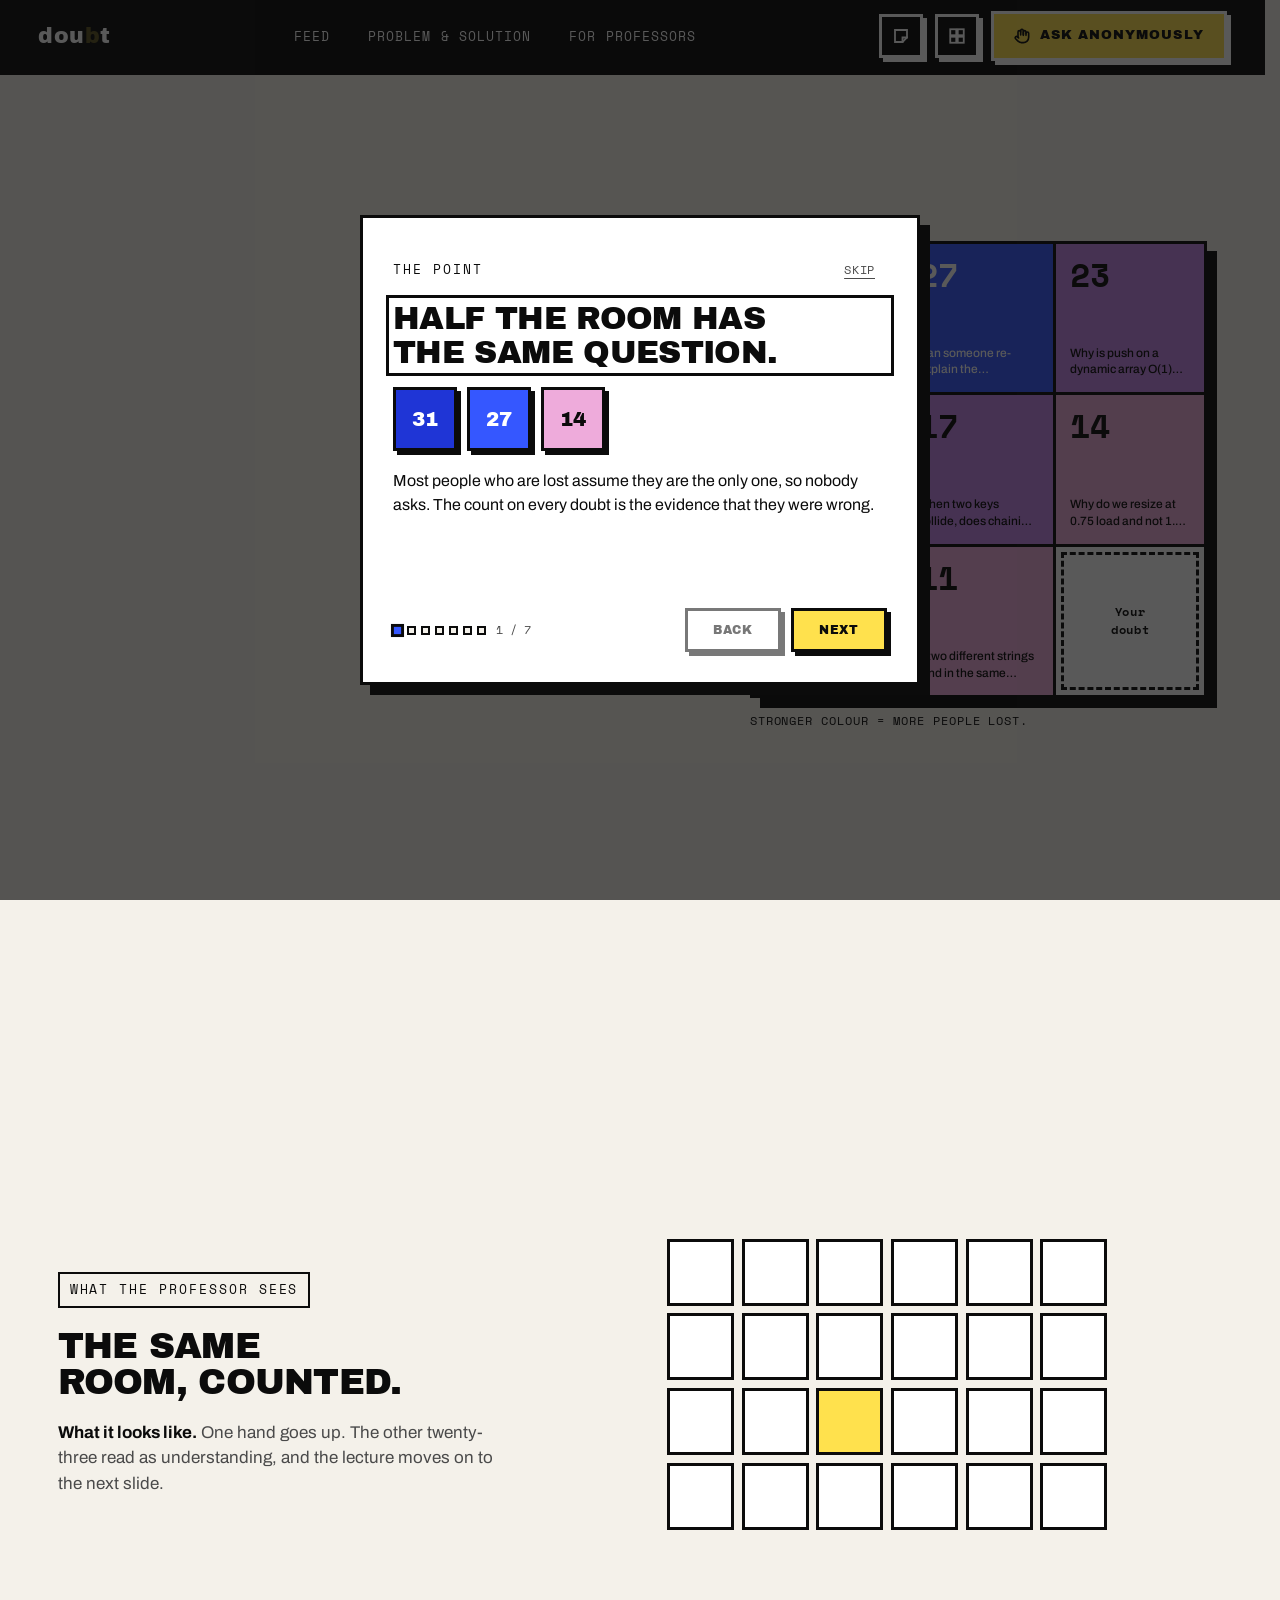
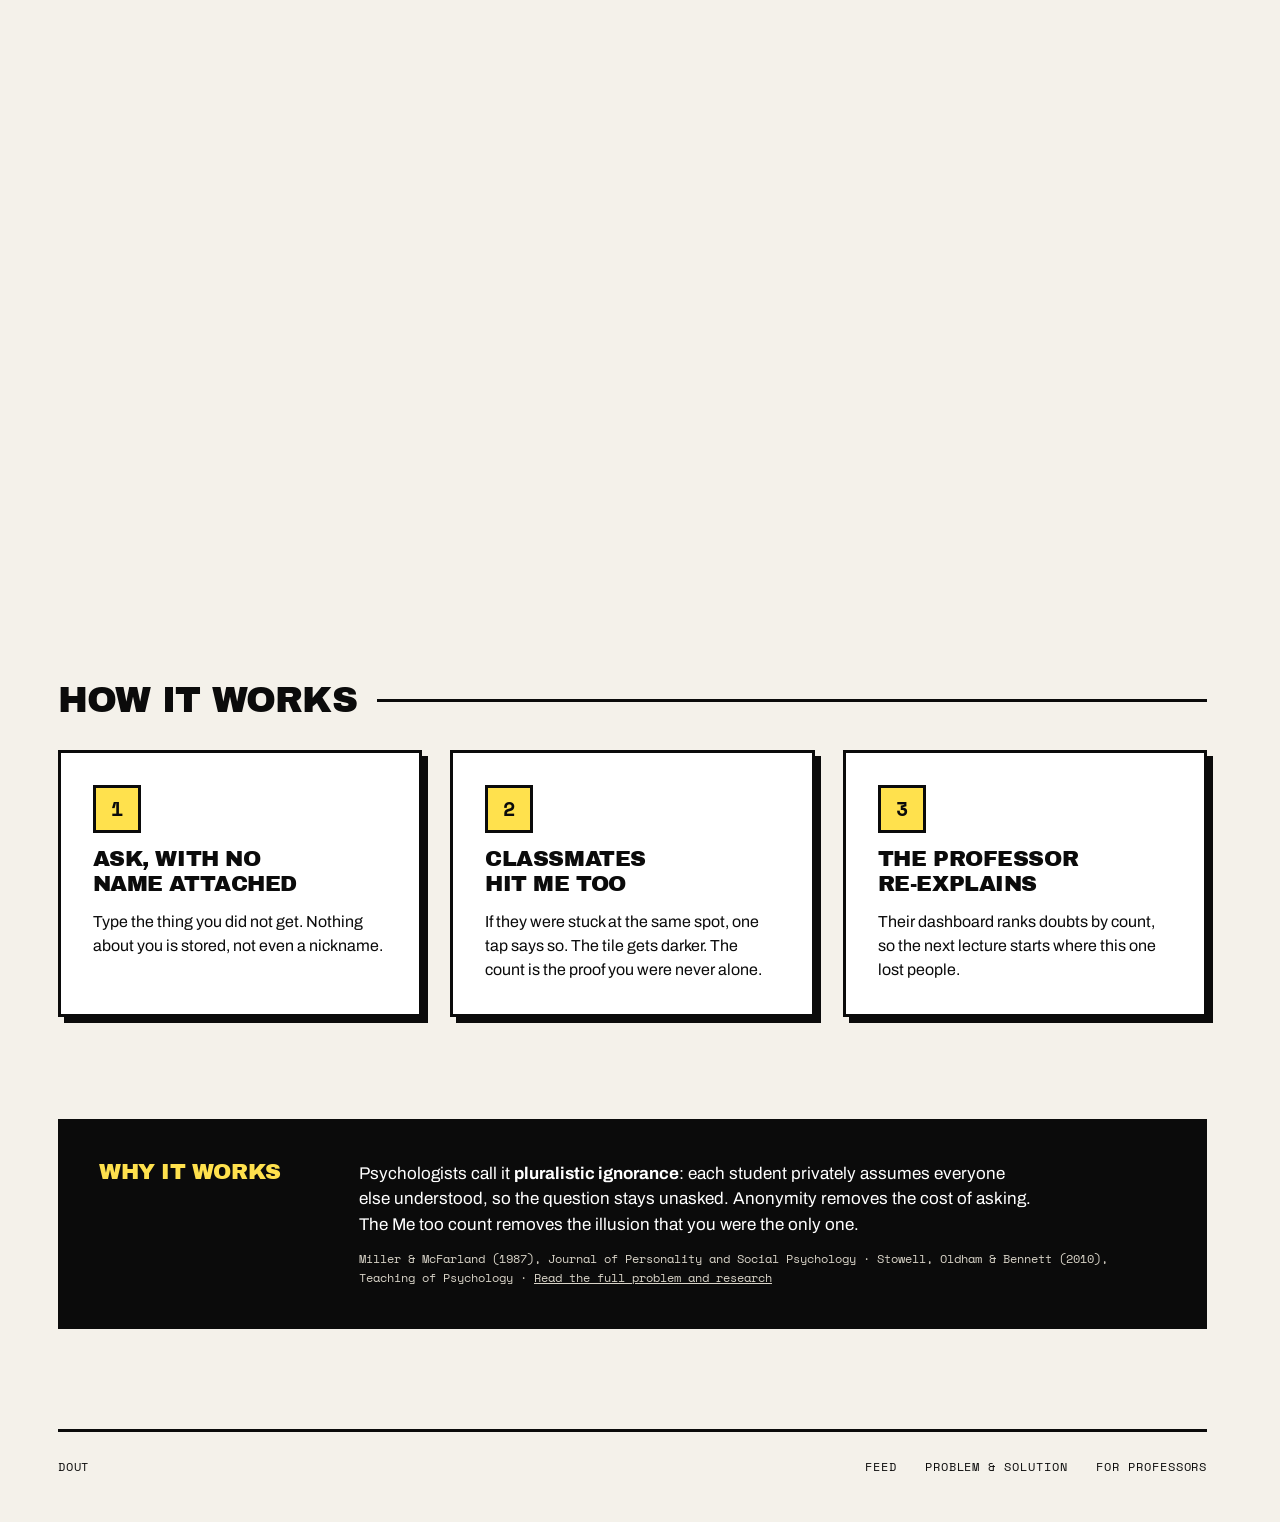
<file: index.html>
<!doctype html>
<html lang="en" data-palette="blue" data-theme="light">
<head>
  <meta charset="utf-8">
  <meta name="viewport" content="width=device-width, initial-scale=1">
  <title>dout</title>
  <meta name="description" content="dout lets students ask their professor anonymously and lets everyone else say me too with one tap.">
  <link rel="icon" href="data:image/svg+xml,%3Csvg xmlns='http://www.w3.org/2000/svg' viewBox='0 0 32 32'%3E%3Crect width='32' height='32' fill='%230b0b0b'/%3E%3Crect x='6' y='6' width='20' height='20' fill='%23ffe14d'/%3E%3C/svg%3E">
  <link rel="preload" href="fonts/archivo-latin.woff2" as="font" type="font/woff2" crossorigin>
  <link rel="preload" href="fonts/archivo-black-latin.woff2" as="font" type="font/woff2" crossorigin>
  <link rel="stylesheet" href="css/styles.css">
  <script src="js/theme.js"></script>
</head>
<body data-page="home">
  <header class="nav"></header>

  <main id="main" class="container" tabindex="-1">
    <section class="hero" aria-labelledby="hero-title">
      <div class="hero__copy">
        <!-- The props are the board's own vocabulary, flown in on load: a seat that is lost, the
             seat next to it that looks fine, and the count that answers the flag. In flow rather
             than floated over the type, so no width can land one on top of a headline. -->
        <div class="hero__row">
          <span class="kicker kicker--boxed">Anonymous doubts. Counted.</span>
          <span class="hero__props" aria-hidden="true">
            <span class="prop prop--stuck" style="--r:-7deg;--dy:-6px">?</span>
            <span class="prop prop--seat" style="--r:5deg;--dy:4px"></span>
          </span>
        </div>
        <!-- One span per word so the load-in can raise them in turn; the h1's text, and so its
             accessible name, is exactly what it was. -->
        <h1 class="hero__title" id="hero-title"><span class="hero__word">Half</span> <span class="hero__word">the</span> <span class="hero__word">room</span> <span class="hero__word">has</span> <span class="hero__word">the</span> <span class="hero__word">same</span> <span class="hero__word">question.</span></h1>
        <div class="hero__row">
          <p class="hero__flag">Nobody asks it.</p>
          <span class="hero__props" aria-hidden="true">
            <span class="prop prop--metoo" style="--r:4deg;--dy:-8px"><b>31</b><small>me too</small></span>
            <!-- The pointer that taps the prop once the hero has arrived (js/hero.js). Decoration:
                 hidden at rest, only ever shown for the length of that one gesture. -->
            <span class="tapper"></span>
          </span>
        </div>
        <p class="hero__lede">Every subject gets its own board. Ask your professor anonymously, and everyone else says <strong>ME TOO</strong> with one tap. The professor sees where the lecture lost the room, and how many people it lost.</p>
        <div class="hero__cta">
          <a class="btn btn--primary btn--lg" href="feed.html#ask">Ask anonymously</a>
          <a class="btn btn--lg" href="feed.html">Browse subjects</a>
        </div>
        <!-- Real doubts from the busiest board, filled by landing.js. At rest the top one shows;
             with motion they take turns. Never announced: aria-live is off. -->
        <div class="ticker" data-ticker aria-live="off"><ul class="ticker__list"></ul></div>
      </div>

      <div class="preview" role="group" aria-labelledby="preview-caption">
        <div class="preview__grid" id="preview" data-live-board></div>
        <p class="preview__caption" id="preview-caption">Stronger colour = more people lost.</p>
      </div>
    </section>

    <!-- The professor's half of the argument as one figure that changes state instead of two
         panels side by side. With JS and motion it is a sticky stage scrubbed by scroll (see
         js/story.js); without either it is exactly this markup laid out as a plain section, room
         already stuck, board already hot, bars already grown. Nothing below is generated except
         the board's tiles, which landing.js fills from the store like the hero's. -->
    <section class="story" aria-labelledby="story-title" data-story>
      <div class="story__stage">
        <div class="story__copy">
          <span class="kicker kicker--boxed">What the professor sees</span>
          <h2 id="story-title">The same room, counted.</h2>
          <div class="story__beats">
            <p class="story__beat" data-beat="0"><strong>What it looks like.</strong> One hand goes up. The other twenty-three read as understanding, and the lecture moves on to the next slide.</p>
            <p class="story__beat" data-beat="1"><strong>What it is.</strong> Eighteen of the twenty-four were stuck at the same slide. Nobody moved.</p>
            <p class="story__beat" data-beat="2"><strong>Counted.</strong> With dout each of them taps Me too. The number on the tile is the proof you were never the only one.</p>
            <p class="story__beat" data-beat="3"><strong>Ranked.</strong> The dashboard sorts doubts by count, so the next lecture starts where this one lost people.</p>
          </div>
        </div>
        <div class="story__fig" aria-hidden="true">
          <div class="room">
        <span class="room__seat" data-stuck style="--d:0"></span>
        <span class="room__seat" data-stuck style="--d:1"></span>
        <span class="room__seat"></span>
        <span class="room__seat" data-stuck style="--d:2"></span>
        <span class="room__seat" data-stuck style="--d:3"></span>
        <span class="room__seat" data-stuck style="--d:4"></span>
        <span class="room__seat" data-stuck style="--d:5"></span>
        <span class="room__seat"></span>
        <span class="room__seat" data-stuck style="--d:6"></span>
        <span class="room__seat" data-stuck style="--d:7"></span>
        <span class="room__seat" data-stuck style="--d:8"></span>
        <span class="room__seat"></span>
        <span class="room__seat" data-stuck style="--d:9"></span>
        <span class="room__seat" data-stuck style="--d:10"></span>
        <span class="room__seat" data-asked></span>
        <span class="room__seat" data-stuck style="--d:11"></span>
        <span class="room__seat"></span>
        <span class="room__seat" data-stuck style="--d:12"></span>
        <span class="room__seat" data-stuck style="--d:13"></span>
        <span class="room__seat" data-stuck style="--d:14"></span>
        <span class="room__seat"></span>
        <span class="room__seat" data-stuck style="--d:15"></span>
        <span class="room__seat" data-stuck style="--d:16"></span>
        <span class="room__seat"></span>
          </div>
          <div class="preview__grid story__board" data-live-board></div>
          <div class="rankfig story__rank">
            <div class="rankfig__row">
              <span class="rankfig__n">31<small>me too</small></span>
              <span><span class="rankfig__q">What is the difference between load factor and capacity?</span><span class="rankfig__bar"><i style="--d:0;width:100%"></i></span></span>
            </div>
            <div class="rankfig__row">
              <span class="rankfig__n">27<small>me too</small></span>
              <span><span class="rankfig__q">Can someone re-explain the accounting method?</span><span class="rankfig__bar"><i style="--d:1;width:87%"></i></span></span>
            </div>
            <div class="rankfig__row">
              <span class="rankfig__n">23<small>me too</small></span>
              <span><span class="rankfig__q">Why is push on a dynamic array O(1) amortized?</span><span class="rankfig__bar"><i style="--d:2;width:74%"></i></span></span>
            </div>
          </div>
        </div>
      </div>
    </section>

    <section class="section" aria-labelledby="how-title">
      <div class="section-title"><h2 id="how-title">How it works</h2></div>
      <div class="steps">
        <article class="box step">
          <div class="num-badge" aria-hidden="true">1</div>
          <h3>Ask, with no name attached</h3>
          <p>Type the thing you did not get. Nothing about you is stored, not even a nickname.</p>
        </article>
        <article class="box step">
          <div class="num-badge" aria-hidden="true">2</div>
          <h3>Classmates hit Me too</h3>
          <p>If they were stuck at the same spot, one tap says so. The tile gets darker. The count is the proof you were never alone.</p>
        </article>
        <article class="box step">
          <div class="num-badge" aria-hidden="true">3</div>
          <h3>The professor re-explains</h3>
          <p>Their dashboard ranks doubts by count, so the next lecture starts where this one lost people.</p>
        </article>
      </div>
    </section>

    <section class="section" aria-labelledby="why-title">
      <div class="box box--ink band">
        <h2 id="why-title">Why it works</h2>
        <div>
          <p>Psychologists call it <strong>pluralistic ignorance</strong>: each student privately assumes everyone else understood, so the question stays unasked. Anonymity removes the cost of asking. The Me too count removes the illusion that you were the only one.</p>
          <span class="cite">Miller &amp; McFarland (1987), Journal of Personality and Social Psychology · Stowell, Oldham &amp; Bennett (2010), Teaching of Psychology · <a href="problem.html">Read the full problem and research</a></span>
        </div>
      </div>
    </section>
  </main>

  <footer class="container" data-footer></footer>

  <script src="js/vendor/gsap.min.js"></script>
  <script src="js/vendor/ScrollTrigger.min.js"></script>
  <script src="js/store.js"></script>
  <script src="js/ui.js"></script>
  <script src="js/cursor.js"></script>
  <script src="js/landing.js"></script>
  <script src="js/hero.js"></script>
  <script src="js/story.js"></script>
  <script src="js/stickers.js"></script>
  <script src="js/tour.js"></script>
</body>
</html>
</file>
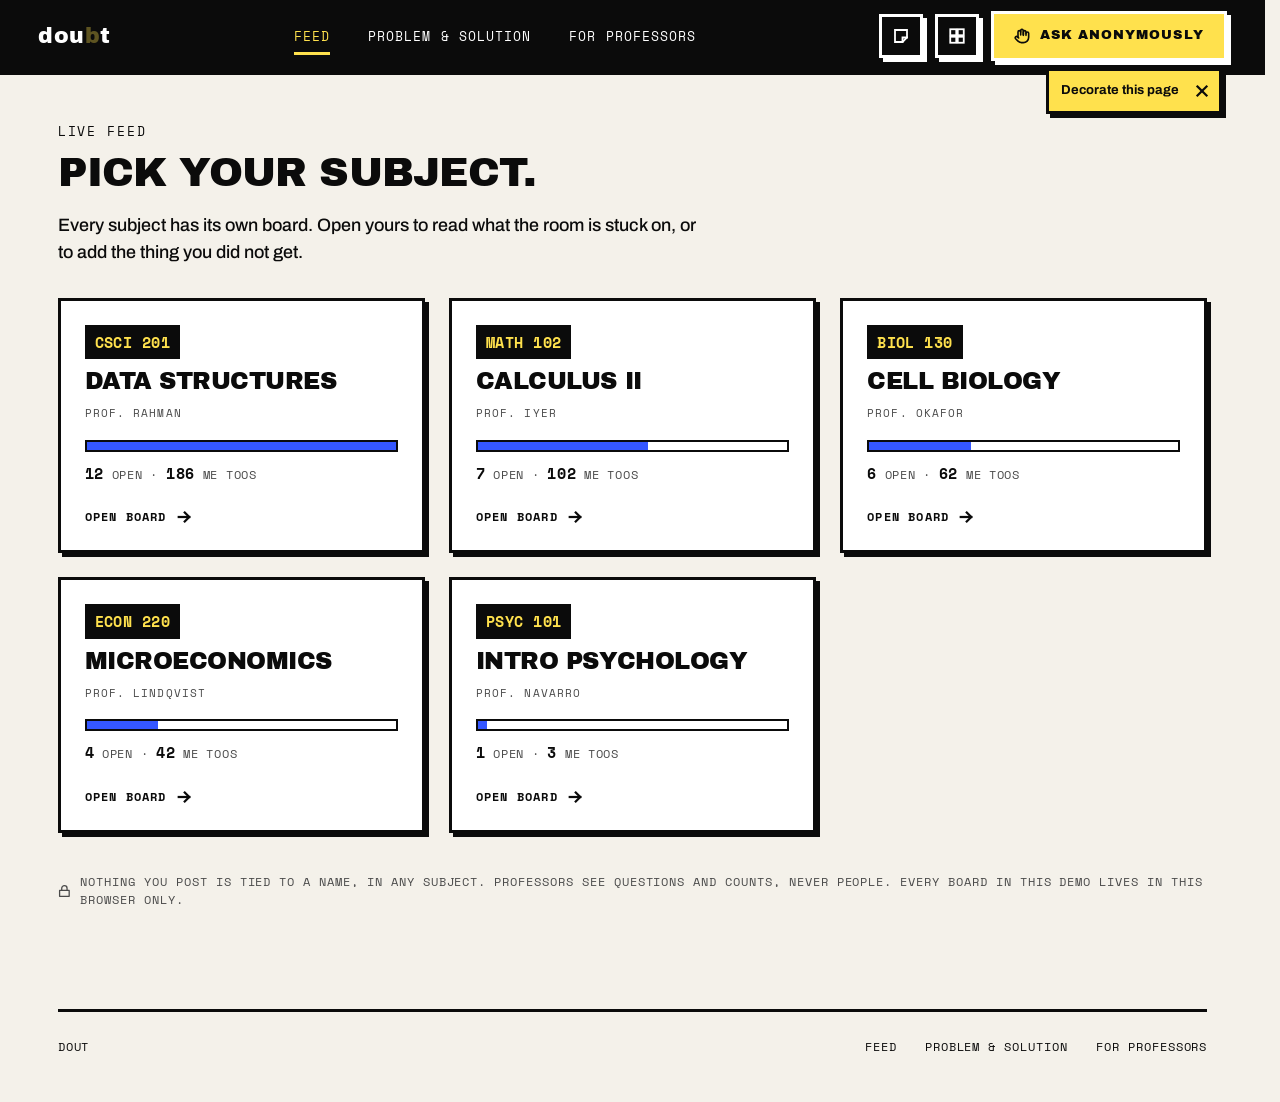
<file: feed.html>
<!doctype html>
<html lang="en" data-palette="blue" data-theme="light">
<head>
  <meta charset="utf-8">
  <meta name="viewport" content="width=device-width, initial-scale=1">
  <title>dout · Live feed</title>
  <meta name="description" content="Pick your subject and ask your professor anonymously. Tap Me too on the doubts you share. The grid shows where the subject lost people.">
  <link rel="icon" href="data:image/svg+xml,%3Csvg xmlns='http://www.w3.org/2000/svg' viewBox='0 0 32 32'%3E%3Crect width='32' height='32' fill='%230b0b0b'/%3E%3Crect x='6' y='6' width='20' height='20' fill='%23ffe14d'/%3E%3C/svg%3E">
  <link rel="preload" href="fonts/archivo-latin.woff2" as="font" type="font/woff2" crossorigin>
  <link rel="preload" href="fonts/archivo-black-latin.woff2" as="font" type="font/woff2" crossorigin>
  <link rel="stylesheet" href="css/styles.css">
  <script src="js/theme.js"></script>
</head>
<body data-page="feed">
  <header class="nav"></header>

  <main id="main" class="container" tabindex="-1">

    <!-- Both sections below are built from localStorage, so with scripting off there is no
         board to show. Say that plainly rather than leaving a black bar over an empty page. -->
    <noscript>
      <div class="noscript">
        <h1>The boards need JavaScript.</h1>
        <p>Every doubt and every Me too on dout is stored in your own browser, so this page has nothing to draw without scripting. Turn JavaScript on for this site to read a board or ask a question.</p>
        <p><a class="btn" href="problem.html">Read the problem and the research instead</a></p>
      </div>
    </noscript>

    <!-- Subject picker: the first thing Feed shows. One card per subject, each carrying its
         own live reading, so choosing a board is also a glance at where the week is stuck. -->
    <section id="picker" hidden aria-labelledby="picker-title">
      <div class="page-head">
        <div>
          <span class="kicker">Live feed</span>
          <h1 id="picker-title" tabindex="-1">Pick your subject.</h1>
        </div>
      </div>
      <p class="picker__lede">Every subject has its own board. Open yours to read what the room is stuck on, or to add the thing you did not get.</p>
      <p class="picker__cue" id="picker-cue" hidden></p>
      <div class="subjects" id="subjects"></div>
      <p class="note-line" id="picker-note"></p>
    </section>

    <!-- One subject's board. Everything below is scoped to the subject in the URL. -->
    <section id="board" hidden>
      <div class="page-head">
        <div>
          <a class="backlink" href="feed.html"><span aria-hidden="true">←</span> All subjects</a>
          <span class="kicker" id="course"></span>
          <h1 id="subject-title" tabindex="-1"></h1>
        </div>
        <div class="filters" role="radiogroup" aria-label="Sort and filter doubts">
          <button type="button" class="filters__btn" role="radio" data-filter="top" aria-checked="true">Most me too</button>
          <button type="button" class="filters__btn" role="radio" data-filter="new" aria-checked="false" tabindex="-1">Newest</button>
          <button type="button" class="filters__btn" role="radio" data-filter="answered" aria-checked="false" tabindex="-1">Answered</button>
        </div>
      </div>

      <aside class="hint" id="hint" hidden></aside>

      <form class="composer" id="ask" autocomplete="off">
        <div class="composer__field">
          <label class="sr-only" for="doubt">Your doubt</label>
          <textarea class="composer__input" id="doubt" name="doubt" rows="2" maxlength="240" dir="auto" placeholder="Type the thing you did not get_" required aria-describedby="lock-note"></textarea>
          <div class="composer__meta">
            <span id="lock-note"></span>
            <span><span id="counter">0</span>/240</span>
          </div>
        </div>
        <button type="submit" class="btn btn--primary btn--lg" id="ask-btn">Ask</button>
      </form>

      <div class="legend" id="legend">
        <p class="legend__key">
          <span class="legend__ramp" aria-hidden="true">
            <span class="legend__step legend__step--1"></span><span class="legend__step legend__step--2"></span><span class="legend__step legend__step--3"></span><span class="legend__step legend__step--4"></span><span class="legend__step legend__step--5"></span>
          </span>
          <span>Stronger colour means more of the room is stuck on it.</span>
        </p>
        <span class="legend__count" id="legend-count" role="status"></span>
      </div>

      <section class="grid" id="grid" aria-label="Doubts in this subject"></section>

      <p class="note-line" id="note-line"></p>
      <p class="note-line" id="local-note"></p>
      <p class="note-line note-line--warn" id="storage-note" hidden></p>
    </section>
  </main>

  <footer class="container" data-footer></footer>

  <script src="js/store.js"></script>
  <script src="js/ui.js"></script>
  <script src="js/cursor.js"></script>
  <script src="js/feed.js"></script>
  <script src="js/stickers.js"></script>
</body>
</html>
</file>
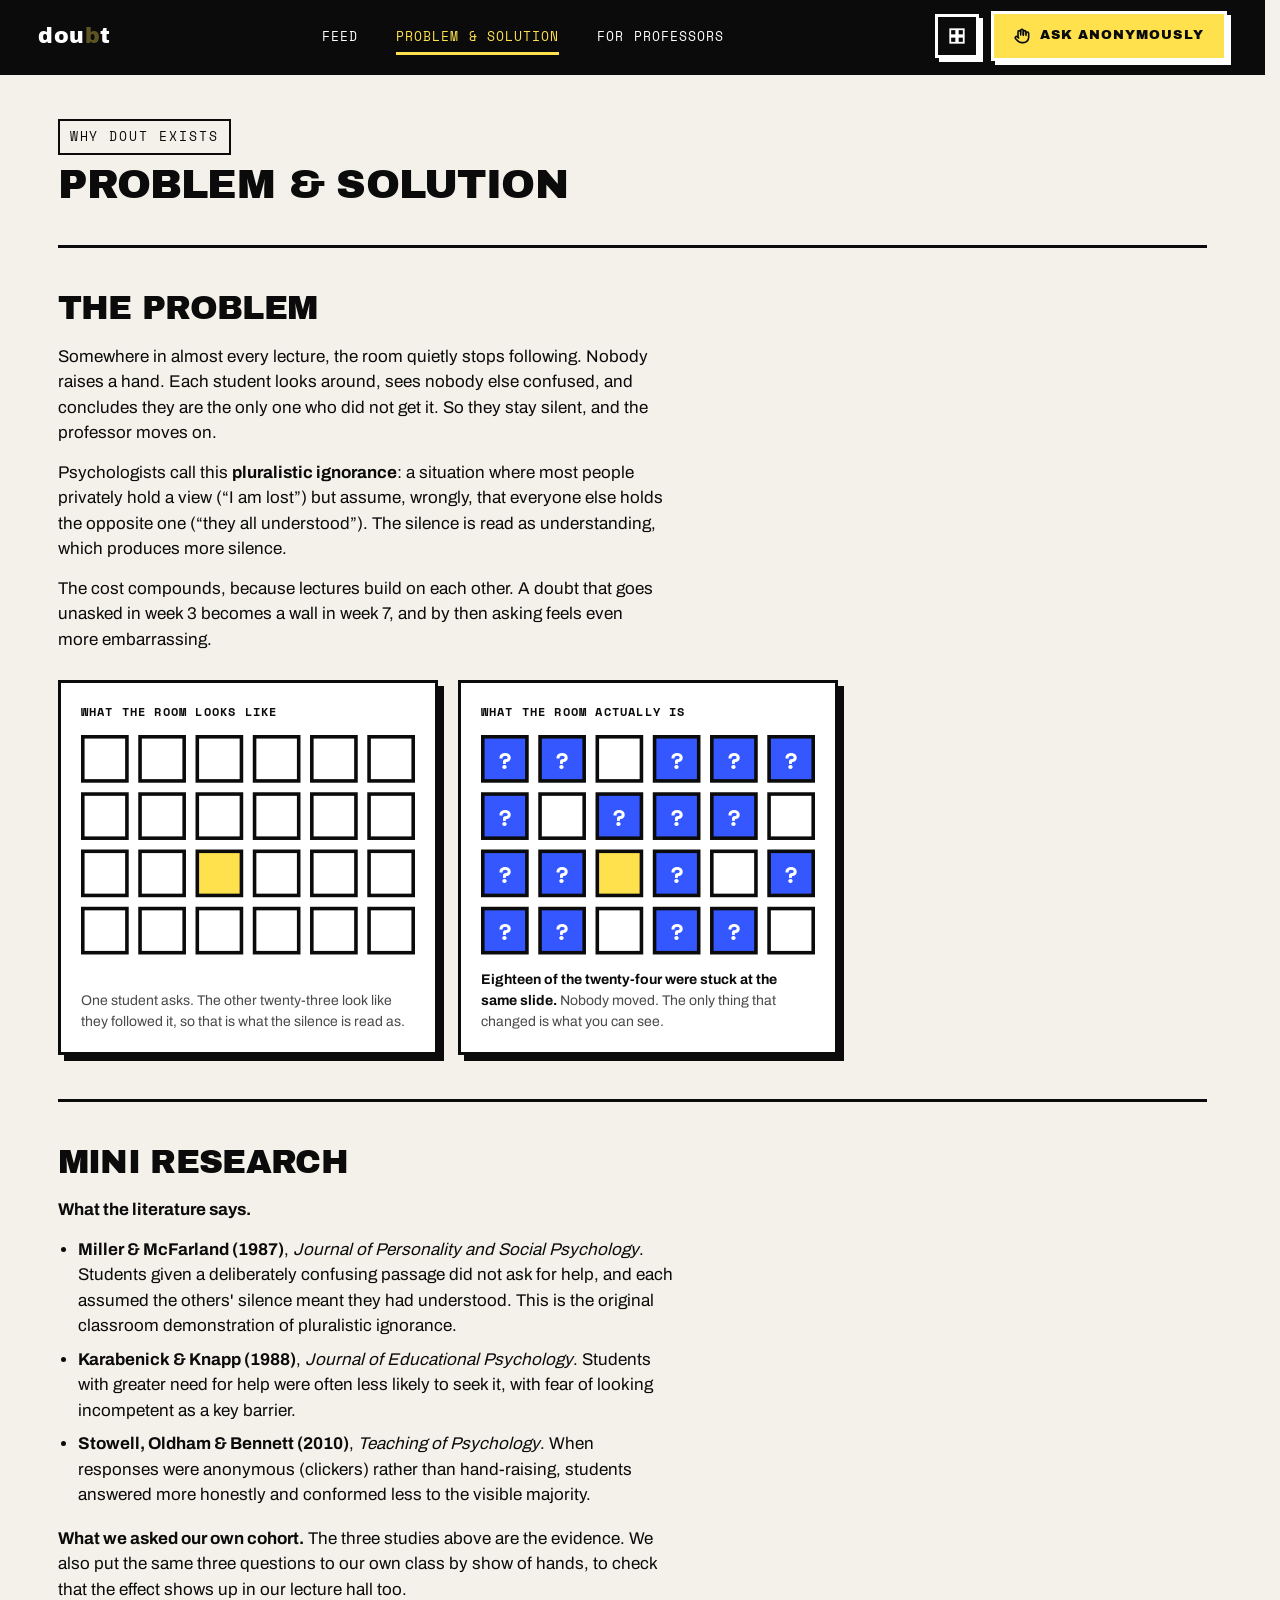
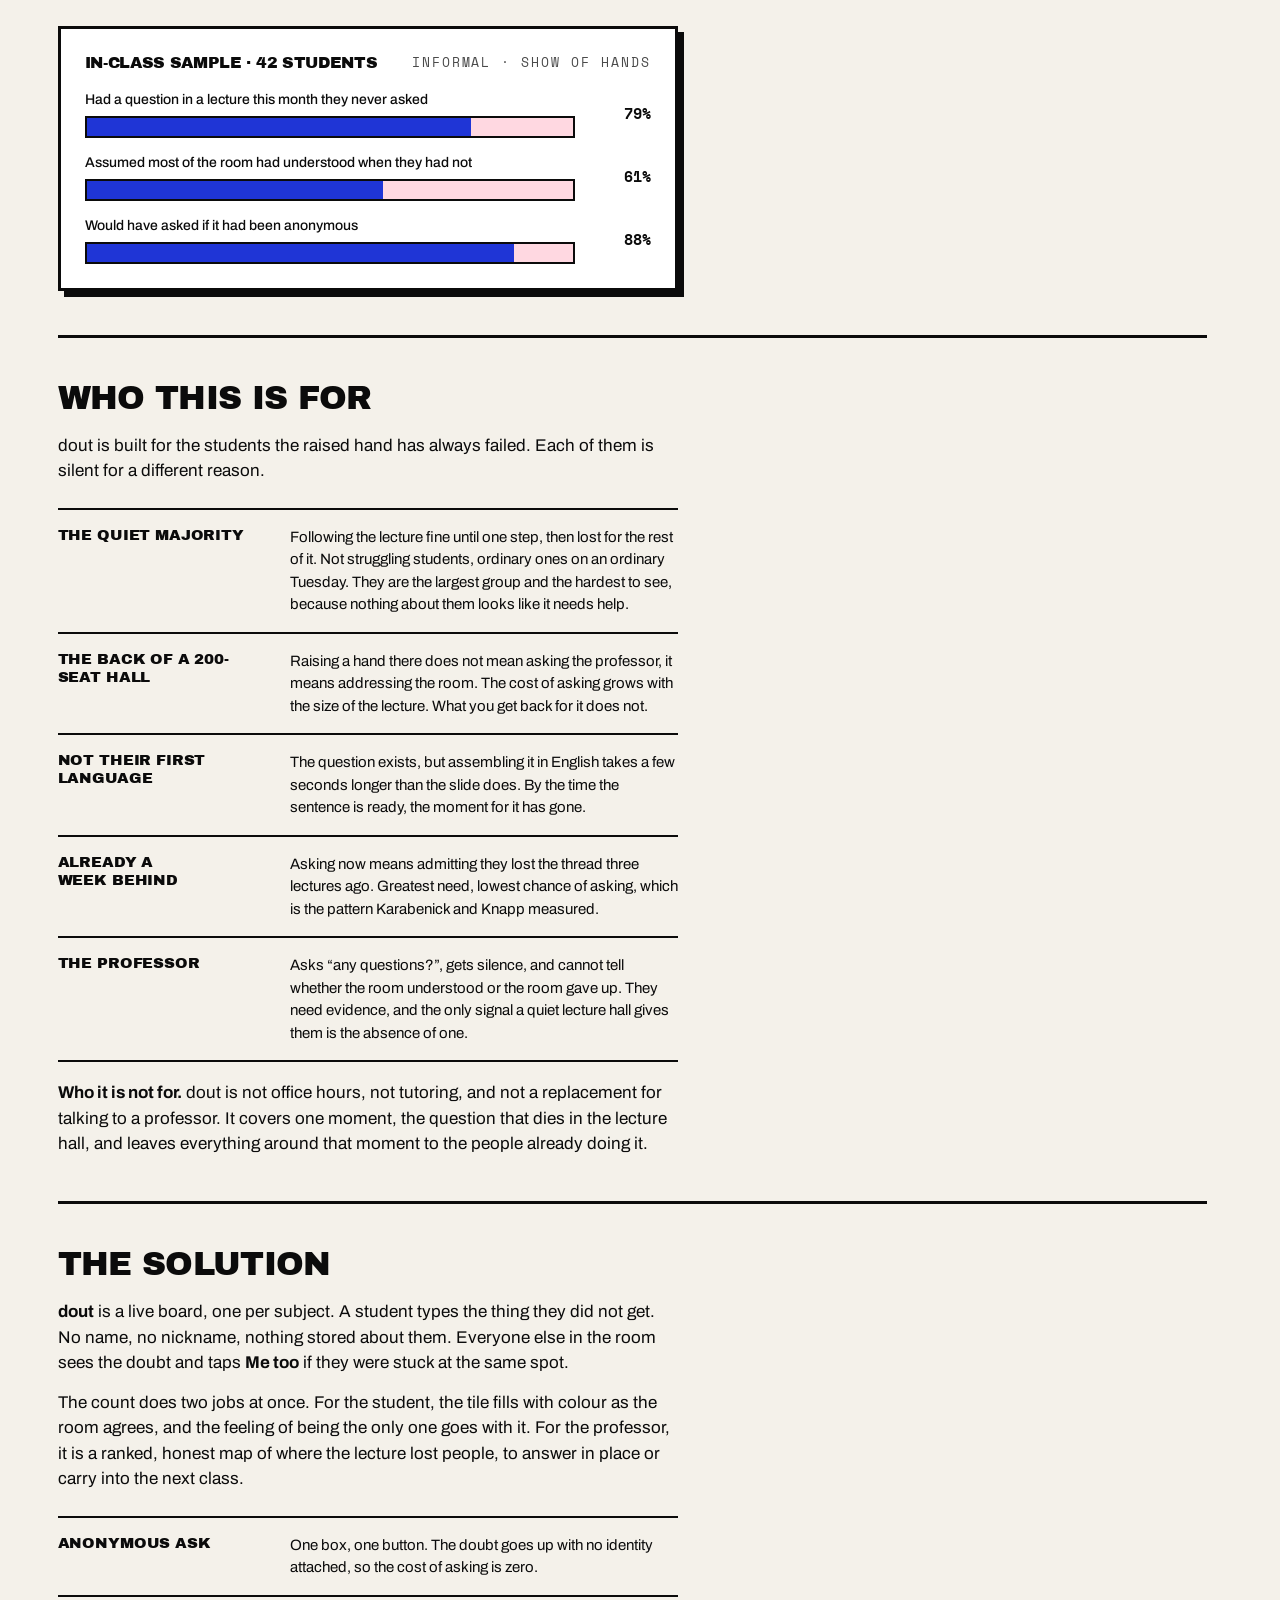
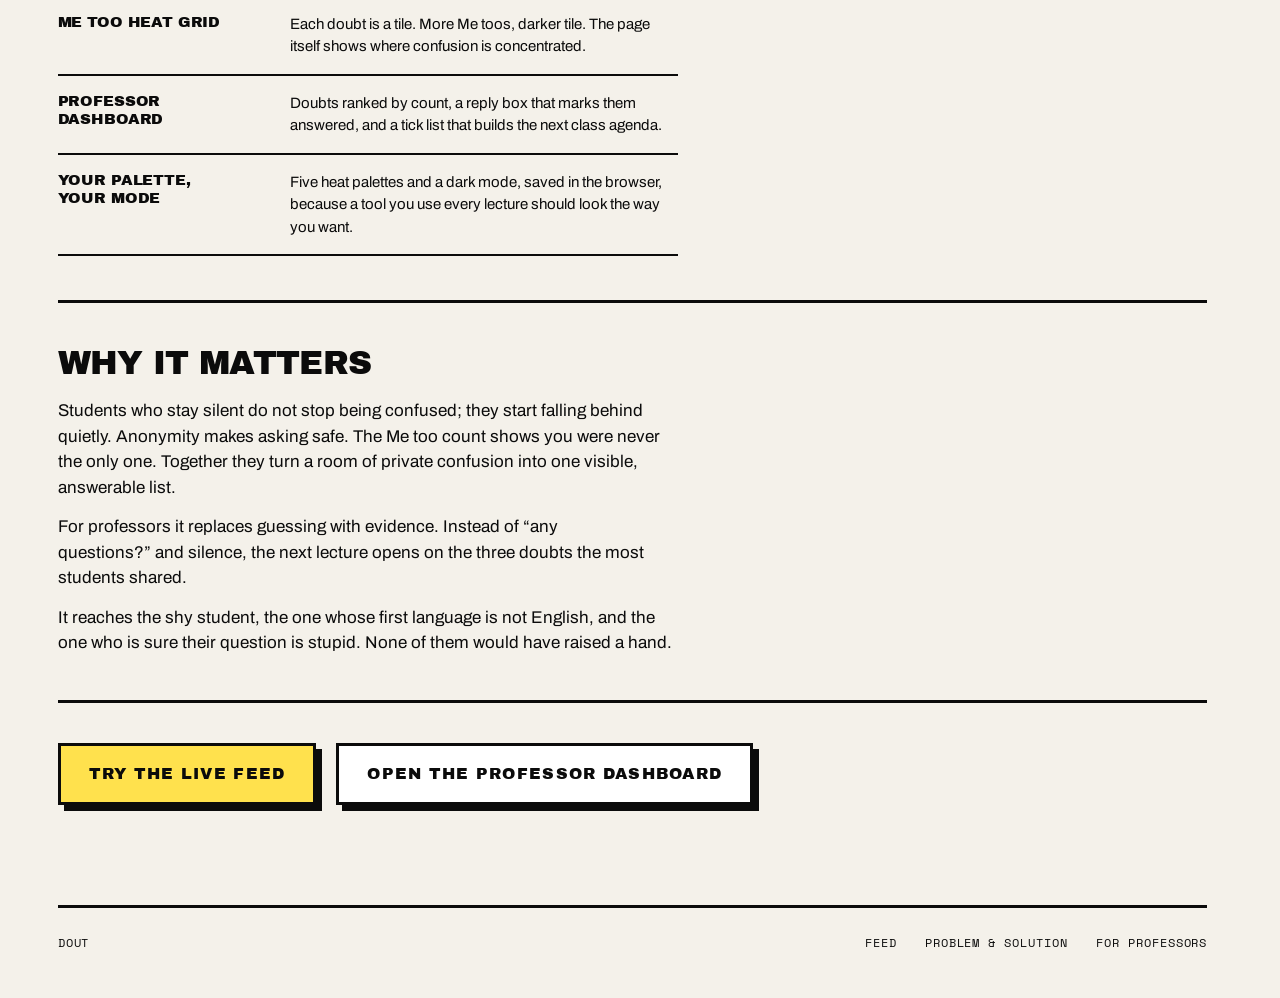
<file: problem.html>
<!doctype html>
<html lang="en" data-palette="blue" data-theme="light">
<head>
  <meta charset="utf-8">
  <meta name="viewport" content="width=device-width, initial-scale=1">
  <title>dout · Problem & Solution</title>
  <meta name="description" content="The problem dout solves, the research behind it, the solution, and why it matters for university students.">
  <link rel="icon" href="data:image/svg+xml,%3Csvg xmlns='http://www.w3.org/2000/svg' viewBox='0 0 32 32'%3E%3Crect width='32' height='32' fill='%230b0b0b'/%3E%3Crect x='6' y='6' width='20' height='20' fill='%23ffe14d'/%3E%3C/svg%3E">
  <link rel="preload" href="fonts/archivo-latin.woff2" as="font" type="font/woff2" crossorigin>
  <link rel="preload" href="fonts/archivo-black-latin.woff2" as="font" type="font/woff2" crossorigin>
  <link rel="stylesheet" href="css/styles.css">
  <script src="js/theme.js"></script>
</head>
<body data-page="problem">
  <header class="nav"></header>

  <main id="main" class="container" tabindex="-1">
    <div class="page-head">
      <div>
        <span class="kicker kicker--boxed">Why dout exists</span>
        <h1>Problem &amp; Solution</h1>
      </div>
    </div>

    <div class="ps-stack">
      <section class="ps-section" aria-labelledby="p1">
        <div class="prose">
          <h2 id="p1">The problem</h2>
          <p>Somewhere in almost every lecture, the room quietly stops following. Nobody raises a hand. Each student looks around, sees nobody else confused, and concludes they are the only one who did not get it. So they stay silent, and the professor moves on.</p>
          <p>Psychologists call this <strong>pluralistic ignorance</strong>: a situation where most people privately hold a view (“I am lost”) but assume, wrongly, that everyone else holds the opposite one (“they all understood”). The silence is read as understanding, which produces more silence.</p>
          <p>The cost compounds, because lectures build on each other. A doubt that goes unasked in week 3 becomes a wall in week 7, and by then asking feels even more embarrassing.</p>
        </div>
        <div class="roomfig" data-reveal>
          <div class="roomfig__panel">
            <span class="roomfig__h">What the room looks like</span>
            <svg class="roomfig__svg" viewBox="0 0 280 184" aria-hidden="true"><rect class="seat" x="1.5" y="1.5" width="37" height="37"/><rect class="seat" x="49.5" y="1.5" width="37" height="37"/><rect class="seat" x="97.5" y="1.5" width="37" height="37"/><rect class="seat" x="145.5" y="1.5" width="37" height="37"/><rect class="seat" x="193.5" y="1.5" width="37" height="37"/><rect class="seat" x="241.5" y="1.5" width="37" height="37"/><rect class="seat" x="1.5" y="49.5" width="37" height="37"/><rect class="seat" x="49.5" y="49.5" width="37" height="37"/><rect class="seat" x="97.5" y="49.5" width="37" height="37"/><rect class="seat" x="145.5" y="49.5" width="37" height="37"/><rect class="seat" x="193.5" y="49.5" width="37" height="37"/><rect class="seat" x="241.5" y="49.5" width="37" height="37"/><rect class="seat" x="1.5" y="97.5" width="37" height="37"/><rect class="seat" x="49.5" y="97.5" width="37" height="37"/><rect class="seat seat--asked" x="97.5" y="97.5" width="37" height="37"/><rect class="seat" x="145.5" y="97.5" width="37" height="37"/><rect class="seat" x="193.5" y="97.5" width="37" height="37"/><rect class="seat" x="241.5" y="97.5" width="37" height="37"/><rect class="seat" x="1.5" y="145.5" width="37" height="37"/><rect class="seat" x="49.5" y="145.5" width="37" height="37"/><rect class="seat" x="97.5" y="145.5" width="37" height="37"/><rect class="seat" x="145.5" y="145.5" width="37" height="37"/><rect class="seat" x="193.5" y="145.5" width="37" height="37"/><rect class="seat" x="241.5" y="145.5" width="37" height="37"/></svg>
            <p class="roomfig__cap">One student asks. The other twenty-three look like they followed it, so that is what the silence is read as.</p>
          </div>
          <div class="roomfig__panel">
            <span class="roomfig__h">What the room actually is</span>
            <svg class="roomfig__svg" viewBox="0 0 280 184" aria-hidden="true"><g class="seat-g" style="--d:0"><rect class="seat seat--stuck" x="1.5" y="1.5" width="37" height="37"/><text class="seat__q" x="20" y="21" text-anchor="middle" dominant-baseline="central">?</text></g><g class="seat-g" style="--d:1"><rect class="seat seat--stuck" x="49.5" y="1.5" width="37" height="37"/><text class="seat__q" x="68" y="21" text-anchor="middle" dominant-baseline="central">?</text></g><rect class="seat" x="97.5" y="1.5" width="37" height="37"/><g class="seat-g" style="--d:2"><rect class="seat seat--stuck" x="145.5" y="1.5" width="37" height="37"/><text class="seat__q" x="164" y="21" text-anchor="middle" dominant-baseline="central">?</text></g><g class="seat-g" style="--d:3"><rect class="seat seat--stuck" x="193.5" y="1.5" width="37" height="37"/><text class="seat__q" x="212" y="21" text-anchor="middle" dominant-baseline="central">?</text></g><g class="seat-g" style="--d:4"><rect class="seat seat--stuck" x="241.5" y="1.5" width="37" height="37"/><text class="seat__q" x="260" y="21" text-anchor="middle" dominant-baseline="central">?</text></g><g class="seat-g" style="--d:5"><rect class="seat seat--stuck" x="1.5" y="49.5" width="37" height="37"/><text class="seat__q" x="20" y="69" text-anchor="middle" dominant-baseline="central">?</text></g><rect class="seat" x="49.5" y="49.5" width="37" height="37"/><g class="seat-g" style="--d:6"><rect class="seat seat--stuck" x="97.5" y="49.5" width="37" height="37"/><text class="seat__q" x="116" y="69" text-anchor="middle" dominant-baseline="central">?</text></g><g class="seat-g" style="--d:7"><rect class="seat seat--stuck" x="145.5" y="49.5" width="37" height="37"/><text class="seat__q" x="164" y="69" text-anchor="middle" dominant-baseline="central">?</text></g><g class="seat-g" style="--d:8"><rect class="seat seat--stuck" x="193.5" y="49.5" width="37" height="37"/><text class="seat__q" x="212" y="69" text-anchor="middle" dominant-baseline="central">?</text></g><rect class="seat" x="241.5" y="49.5" width="37" height="37"/><g class="seat-g" style="--d:9"><rect class="seat seat--stuck" x="1.5" y="97.5" width="37" height="37"/><text class="seat__q" x="20" y="117" text-anchor="middle" dominant-baseline="central">?</text></g><g class="seat-g" style="--d:10"><rect class="seat seat--stuck" x="49.5" y="97.5" width="37" height="37"/><text class="seat__q" x="68" y="117" text-anchor="middle" dominant-baseline="central">?</text></g><rect class="seat seat--asked" x="97.5" y="97.5" width="37" height="37"/><g class="seat-g" style="--d:11"><rect class="seat seat--stuck" x="145.5" y="97.5" width="37" height="37"/><text class="seat__q" x="164" y="117" text-anchor="middle" dominant-baseline="central">?</text></g><rect class="seat" x="193.5" y="97.5" width="37" height="37"/><g class="seat-g" style="--d:12"><rect class="seat seat--stuck" x="241.5" y="97.5" width="37" height="37"/><text class="seat__q" x="260" y="117" text-anchor="middle" dominant-baseline="central">?</text></g><g class="seat-g" style="--d:13"><rect class="seat seat--stuck" x="1.5" y="145.5" width="37" height="37"/><text class="seat__q" x="20" y="165" text-anchor="middle" dominant-baseline="central">?</text></g><g class="seat-g" style="--d:14"><rect class="seat seat--stuck" x="49.5" y="145.5" width="37" height="37"/><text class="seat__q" x="68" y="165" text-anchor="middle" dominant-baseline="central">?</text></g><rect class="seat" x="97.5" y="145.5" width="37" height="37"/><g class="seat-g" style="--d:15"><rect class="seat seat--stuck" x="145.5" y="145.5" width="37" height="37"/><text class="seat__q" x="164" y="165" text-anchor="middle" dominant-baseline="central">?</text></g><g class="seat-g" style="--d:16"><rect class="seat seat--stuck" x="193.5" y="145.5" width="37" height="37"/><text class="seat__q" x="212" y="165" text-anchor="middle" dominant-baseline="central">?</text></g><rect class="seat" x="241.5" y="145.5" width="37" height="37"/></svg>
            <p class="roomfig__cap"><strong>Eighteen of the twenty-four were stuck at the same slide.</strong> Nobody moved. The only thing that changed is what you can see.</p>
          </div>
        </div>
      </section>

      <section class="ps-section" aria-labelledby="p2">
        <div class="prose">
          <h2 id="p2">Mini research</h2>
          <p><strong>What the literature says.</strong></p>
          <ul>
            <li><strong>Miller &amp; McFarland (1987)</strong>, <em>Journal of Personality and Social Psychology</em>. Students given a deliberately confusing passage did not ask for help, and each assumed the others' silence meant they had understood. This is the original classroom demonstration of pluralistic ignorance.</li>
            <li><strong>Karabenick &amp; Knapp (1988)</strong>, <em>Journal of Educational Psychology</em>. Students with greater need for help were often less likely to seek it, with fear of looking incompetent as a key barrier.</li>
            <li><strong>Stowell, Oldham &amp; Bennett (2010)</strong>, <em>Teaching of Psychology</em>. When responses were anonymous (clickers) rather than hand-raising, students answered more honestly and conformed less to the visible majority.</li>
          </ul>
          <p class="ps-lede"><strong>What we asked our own cohort.</strong> The three studies above are the evidence. We also put the same three questions to our own class by show of hands, to check that the effect shows up in our lecture hall too.</p>

          <div class="survey" aria-labelledby="survey-title" data-reveal>
            <div class="survey__title">
              <h3 id="survey-title" class="survey__h">In-class sample &middot; 42 students</h3>
              <span class="kicker muted">informal &middot; show of hands</span>
            </div>
            <div class="bar">
              <div>
                <div class="bar__label">Had a question in a lecture this month they never asked</div>
                <div class="bar__track" aria-hidden="true"><div class="bar__fill" style="--d:0;width:79%"></div></div>
              </div>
              <div class="bar__value">79%</div>
            </div>
            <div class="bar">
              <div>
                <div class="bar__label">Assumed most of the room had understood when they had not</div>
                <div class="bar__track" aria-hidden="true"><div class="bar__fill" style="--d:1;width:61%"></div></div>
              </div>
              <div class="bar__value">61%</div>
            </div>
            <div class="bar">
              <div>
                <div class="bar__label">Would have asked if it had been anonymous</div>
                <div class="bar__track" aria-hidden="true"><div class="bar__fill" style="--d:2;width:88%"></div></div>
              </div>
              <div class="bar__value">88%</div>
            </div>
          </div>
        </div>
      </section>

      <section class="ps-section" aria-labelledby="p3">
        <div class="prose">
          <h2 id="p3">Who this is for</h2>
          <p>dout is built for the students the raised hand has always failed. Each of them is silent for a different reason.</p>
          <dl class="capabilities">
            <div><dt>The quiet majority</dt><dd>Following the lecture fine until one step, then lost for the rest of it. Not struggling students, ordinary ones on an ordinary Tuesday. They are the largest group and the hardest to see, because nothing about them looks like it needs help.</dd></div>
            <div><dt>The back of a 200-seat hall</dt><dd>Raising a hand there does not mean asking the professor, it means addressing the room. The cost of asking grows with the size of the lecture. What you get back for it does not.</dd></div>
            <div><dt>Not their first language</dt><dd>The question exists, but assembling it in English takes a few seconds longer than the slide does. By the time the sentence is ready, the moment for it has gone.</dd></div>
            <div><dt>Already a week behind</dt><dd>Asking now means admitting they lost the thread three lectures ago. Greatest need, lowest chance of asking, which is the pattern Karabenick and Knapp measured.</dd></div>
            <div><dt>The professor</dt><dd>Asks &ldquo;any questions?&rdquo;, gets silence, and cannot tell whether the room understood or the room gave up. They need evidence, and the only signal a quiet lecture hall gives them is the absence of one.</dd></div>
          </dl>
          <p class="ps-lede"><strong>Who it is not for.</strong> dout is not office hours, not tutoring, and not a replacement for talking to a professor. It covers one moment, the question that dies in the lecture hall, and leaves everything around that moment to the people already doing it.</p>
        </div>
      </section>

      <section class="ps-section" aria-labelledby="p4">
        <div class="prose">
          <h2 id="p4">The solution</h2>
          <p><strong>dout</strong> is a live board, one per subject. A student types the thing they did not get. No name, no nickname, nothing stored about them. Everyone else in the room sees the doubt and taps <strong>Me too</strong> if they were stuck at the same spot.</p>
          <p>The count does two jobs at once. For the student, the tile fills with colour as the room agrees, and the feeling of being the only one goes with it. For the professor, it is a ranked, honest map of where the lecture lost people, to answer in place or carry into the next class.</p>
          <dl class="capabilities">
            <div><dt>Anonymous ask</dt><dd>One box, one button. The doubt goes up with no identity attached, so the cost of asking is zero.</dd></div>
            <div><dt>Me too heat grid</dt><dd>Each doubt is a tile. More Me toos, darker tile. The page itself shows where confusion is concentrated.</dd></div>
            <div><dt>Professor dashboard</dt><dd>Doubts ranked by count, a reply box that marks them answered, and a tick list that builds the next class agenda.</dd></div>
            <div><dt>Your palette, your mode</dt><dd>Five heat palettes and a dark mode, saved in the browser, because a tool you use every lecture should look the way you want.</dd></div>
          </dl>
        </div>
      </section>

      <section class="ps-section" aria-labelledby="p5">
        <div class="prose">
          <h2 id="p5">Why it matters</h2>
          <p>Students who stay silent do not stop being confused; they start falling behind quietly. Anonymity makes asking safe. The Me too count shows you were never the only one. Together they turn a room of private confusion into one visible, answerable list.</p>
          <p>For professors it replaces guessing with evidence. Instead of “any questions?” and silence, the next lecture opens on the three doubts the most students shared.</p>
          <p>It reaches the shy student, the one whose first language is not English, and the one who is sure their question is stupid. None of them would have raised a hand.</p>
        </div>
      </section>
    </div>

    <div class="ps-cta">
      <a class="btn btn--primary btn--lg" href="feed.html">Try the live feed</a>
      <a class="btn btn--lg" href="professor.html">Open the professor dashboard</a>
    </div>
  </main>

  <footer class="container" data-footer></footer>

  <script src="js/store.js"></script>
  <script src="js/ui.js"></script>
  <script src="js/cursor.js"></script>
</body>
</html>
</file>
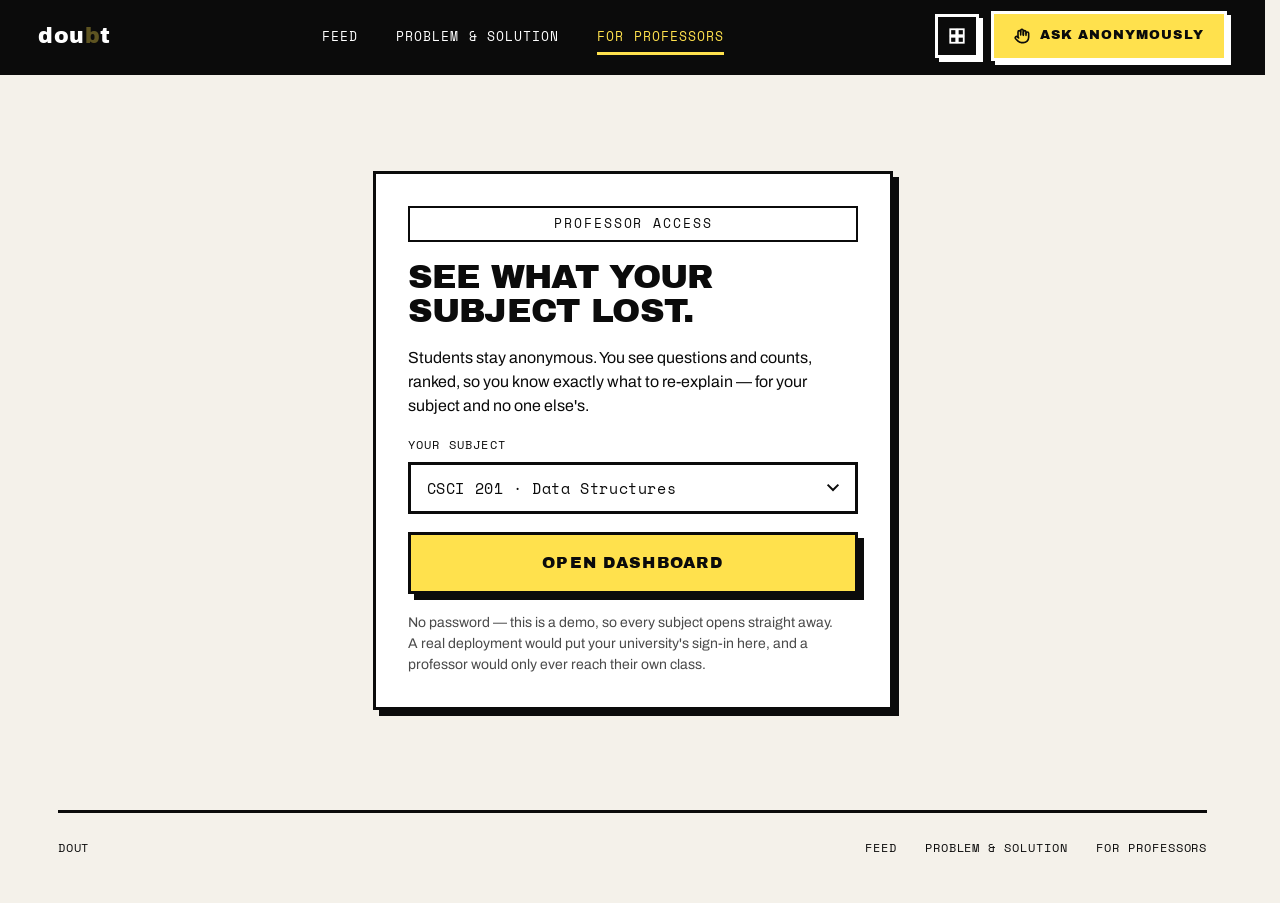
<file: professor.html>
<!doctype html>
<html lang="en" data-palette="blue" data-theme="light">
<head>
  <meta charset="utf-8">
  <meta name="viewport" content="width=device-width, initial-scale=1">
  <title>dout · For professors</title>
  <meta name="description" content="The professor dashboard: doubts ranked by Me too count, replies, and a re-explain checklist for next class.">
  <link rel="icon" href="data:image/svg+xml,%3Csvg xmlns='http://www.w3.org/2000/svg' viewBox='0 0 32 32'%3E%3Crect width='32' height='32' fill='%230b0b0b'/%3E%3Crect x='6' y='6' width='20' height='20' fill='%23ffe14d'/%3E%3C/svg%3E">
  <link rel="preload" href="fonts/archivo-latin.woff2" as="font" type="font/woff2" crossorigin>
  <link rel="preload" href="fonts/archivo-black-latin.woff2" as="font" type="font/woff2" crossorigin>
  <link rel="stylesheet" href="css/styles.css">
  <script src="js/theme.js"></script>
  <!-- Which of the two panels below this page shows is decided by a session key, and that
       decision has to be made before the first paint. Read at DOMContentLoaded instead, the
       browser paints the gate and then swaps it for a much taller dashboard, so a
       professor who unlocked a subject a minute ago watches the gate flash past first. Same
       pattern as theme.js above: read the key synchronously, stamp the root, let CSS act on it.
       js/professor.js keeps the attribute in step from there, so locking still shows the gate. -->
  <script>
    (function () {
      try {
        if (sessionStorage.getItem('metoo.prof.subject')) {
          document.documentElement.setAttribute('data-prof', 'open');
        }
      } catch (e) { /* storage blocked: the gate is the right thing to show anyway */ }
    })();
  </script>
</head>
<body data-page="professor">
  <header class="nav"></header>

  <main id="main" class="container" tabindex="-1">
    <!-- The subject list and the dashboard are both built from storage at runtime, so the gate
         below cannot be filled in without scripting. -->
    <noscript>
      <div class="noscript">
        <h1>The dashboard needs JavaScript.</h1>
        <p>Your subject list and the doubts ranked under it are stored in this browser, so this page cannot build either without scripting. Turn JavaScript on for this site to open a dashboard.</p>
        <p><a class="btn" href="problem.html">Read the problem and the research instead</a></p>
      </div>
    </noscript>

    <section class="gate" id="gate" aria-labelledby="gate-title">
      <form class="box" id="gate-form" autocomplete="off">
        <span class="kicker kicker--boxed">Professor access</span>
        <h1 id="gate-title">See what your subject lost.</h1>
        <p>Students stay anonymous. You see questions and counts, ranked, so you know exactly what to re-explain — for your subject and no one else's.</p>
        <div class="field">
          <label for="subject">Your subject</label>
          <select id="subject" name="subject" required></select>
        </div>
        <button type="submit" class="btn btn--primary btn--lg">Open dashboard</button>
        <p class="gate__note">No password — this is a demo, so every subject opens straight away. A real deployment would put your university's sign-in here, and a professor would only ever reach their own class.</p>
      </form>
    </section>

    <section id="dash-root" hidden aria-labelledby="dash-title">
      <div class="page-head">
        <div>
          <span class="kicker" id="course"></span>
          <h1 id="dash-title" tabindex="-1"></h1>
        </div>
        <div class="page-head__actions">
          <button type="button" class="btn btn--ink" id="logout-btn">Lock &amp; switch subject</button>
        </div>
      </div>

      <div class="dash">
        <div>
          <div class="stats" id="stats"></div>
          <div class="section-title section-title--sub"><h2>Ranked by Me too</h2></div>
          <div class="ranked" id="ranked"></div>
        </div>
        <aside class="box agenda" aria-labelledby="agenda-title">
          <h2 id="agenda-title">Next class agenda</h2>
          <p class="agenda__meta agenda__intro">Tick “Cover next class” on a doubt to add it here, ordered by how many were lost.</p>
          <div id="agenda"></div>
          <div class="agenda__actions">
            <button type="button" class="btn btn--primary" id="copy-btn">Copy agenda</button>
          </div>
        </aside>
      </div>

      <div class="dash-foot">
        <p class="dash-foot__note" id="reset-note">Demo data. Resetting restores this subject's seeded doubts and clears every reply and agenda tick on it. The other subjects are untouched.</p>
        <div class="dash-foot__actions">
          <button type="button" class="btn btn--sm" id="reset-btn">Reset demo data</button>
          <span class="confirm" id="reset-confirm" hidden>
            <span class="confirm__q" id="reset-q">Reset and lose every reply?</span>
            <button type="button" class="btn btn--sm btn--danger" id="reset-yes">Yes, reset</button>
            <button type="button" class="btn btn--sm" id="reset-no">Keep it</button>
          </span>
        </div>
      </div>
    </section>
  </main>

  <footer class="container" data-footer></footer>

  <script src="js/store.js"></script>
  <script src="js/ui.js"></script>
  <script src="js/cursor.js"></script>
  <script src="js/professor.js"></script>
</body>
</html>
</file>
<file: css/styles.css>
/* dout — Block design system
   Ground, ink, hard borders, hard shadows, zero radius.
   Palettes provide --hue / --hue-deep; heat steps are derived. */

:root {
  /* Names the theme for the parts of the page the stylesheet cannot reach: scrollbars, form
     control internals, the native select popup. Without it the dark board painted a white
     scrollbar down its own right edge, because the browser had never been told. */
  color-scheme: light;

  --ground: #f4f1ea;
  --tile: #ffffff;
  --ink: #0b0b0b;
  --ink-soft: #4a4a4a;
  --line: #0b0b0b;
  --yellow: #ffe14d;
  --on-yellow: #0b0b0b;
  --danger: #d11a34;
  --on-danger: #ffffff;

  --hue: #3557ff;
  --hue-deep: #1f35d6;

  --heat-1: color-mix(in oklch, var(--hue) 18%, var(--tile));
  --heat-2: color-mix(in oklch, var(--hue) 40%, var(--tile));
  --heat-3: color-mix(in oklch, var(--hue) 62%, var(--tile));
  --heat-4: var(--hue);
  --heat-5: var(--hue-deep);
  --heat-1-ink: var(--ink);
  --heat-2-ink: var(--ink);
  --heat-3-ink: var(--ink);
  --heat-4-ink: #ffffff;
  --heat-5-ink: #ffffff;

  /* Fixed-context surfaces. The nav, the composer, form fields, .btn--ink, .tag and the toast
     deliberately hold one light or dark context instead of following --tile and --ink, because
     each is a self-contained object that has to read the same in both themes. That was a real
     idea expressed as ninety-odd raw hex literals; naming it makes it greppable and puts the
     ink and the paper in one place. --paper-fixed flips with the theme (cream reads better
     than white inside a dark panel); --ink-fixed never does. */
  --ink-fixed: #0b0b0b;
  --paper-fixed: #ffffff;
  --on-ink-fixed: #ffffff;

  --shadow: 6px 6px 0 var(--line);
  --shadow-sm: 4px 4px 0 var(--line);
  --shadow-lg: 10px 10px 0 var(--line);
  --border: 3px solid var(--line);

  /* Fallbacks measured in-browser against the loaded webfonts (canvas advance widths over five
     representative strings from this site). Impact used to sit first here and renders
     1.34-1.55x narrower than Archivo Black, so every display heading reflowed hard the moment
     the webfont landed. Arial Black is metrically identical to it (0.9998-1.0000) and ships on
     both Windows and macOS, so it goes first and the swap costs nothing. */
  --font-display: 'Archivo Black', 'Arial Black', Impact, sans-serif;
  --font-body: 'Archivo', 'Archivo fallback', 'Helvetica Neue', Arial, sans-serif;
  --font-mono: 'Space Mono', 'Space Mono fallback', 'Courier New', monospace;

  --gutter: clamp(20px, 4.5vw, 64px);
  --ease-pop: cubic-bezier(0.16, 1, 0.3, 1);
}

:root[data-palette="crimson"] { --hue: #d11a34; --hue-deep: #8f0d24; }
:root[data-palette="forest"]  { --hue: #197a42; --hue-deep: #0d4d2a; }
:root[data-palette="violet"]  { --hue: #7a3cff; --hue-deep: #4a1cc2; }
:root[data-palette="pink"]    { --hue: #cc1a73; --hue-deep: #8a104c; }

:root[data-theme="dark"] {
  color-scheme: dark;

  /* The ink stays ink; only the paper inside those objects warms to the theme's own cream. */
  --paper-fixed: #f4f1ea;

  --ground: #141414;
  --tile: #1e1e1e;
  --ink: #f4f1ea;
  --ink-soft: #b8b3a8;
  --line: #f4f1ea;

  /* #d11a34 clears 5.4:1 on the light gate box but only 3.1:1 on the dark one, and the gate
     error is 12px. Lift the red for dark surfaces; the ink that sits on it flips with it, so
     the reset button stays legible on the same token. */
  --danger: #ff5c70;
  --on-danger: #0b0b0b;

  /* The ramp has to climb in the same direction the board's own legend claims: 1 to 5 reads
     faint to vivid, so the hottest doubt is the strongest colour, exactly as in light mode.

     Steps 1-3 mix the hue into the dark tile; 4 is the hue itself; 5 lifts past it toward white.
     That last step is the point. Ending the ramp at the pure hue gave dark mode a shorter range
     than light mode, which gets an extra colour from --hue-deep, and the top two steps came out
     1.28 and 1.25 apart: too close to separate at a glance. Lifting step 5 opens those to 1.41
     and 1.49 while every step below keeps white ink above 5.3:1. Redistributing the mix
     percentages alone cannot do this; the range, not the spacing, was the constraint.

     Step 5 is light enough that it takes ink rather than white. */
  --heat-1: color-mix(in oklch, var(--hue) 26%, var(--tile));
  --heat-2: color-mix(in oklch, var(--hue) 48%, var(--tile));
  --heat-3: color-mix(in oklch, var(--hue) 72%, var(--tile));
  --heat-4: var(--hue);
  --heat-5: color-mix(in oklch, var(--hue) 80%, #ffffff);
  --heat-1-ink: #ffffff;
  --heat-2-ink: #ffffff;
  --heat-3-ink: #ffffff;
  --heat-4-ink: #ffffff;
  --heat-5-ink: #0b0b0b;
}

/* ---------- Webfonts ----------
   Self-hosted. These used to come from fonts.googleapis.com, which meant a render-blocking
   stylesheet on a third-party origin, then font files from a second origin, before the page
   could paint at all. Same eleven files, same unicode-ranges, same weights, served from here.
   Archivo, Archivo Black and Space Mono are all SIL Open Font License 1.1; see fonts/OFL.txt.

   Archivo's four weights are one file: Google served the identical URL for 400, 500, 600 and
   700, so the range is declared once rather than repeated four times over the same bytes. */
@font-face {
  font-family: 'Archivo';
  font-style: normal;
  font-weight: 400 700;
  font-display: swap;
  src: url(../fonts/archivo-latin.woff2) format('woff2');
  unicode-range: U+0000-00FF, U+0131, U+0152-0153, U+02BB-02BC, U+02C6, U+02DA, U+02DC, U+0304, U+0308, U+0329, U+2000-206F, U+20AC, U+2122, U+2191, U+2193, U+2212, U+2215, U+FEFF, U+FFFD;
}
@font-face {
  font-family: 'Archivo';
  font-style: normal;
  font-weight: 400 700;
  font-display: swap;
  src: url(../fonts/archivo-latin-ext.woff2) format('woff2');
  unicode-range: U+0100-02BA, U+02BD-02C5, U+02C7-02CC, U+02CE-02D7, U+02DD-02FF, U+0304, U+0308, U+0329, U+1D00-1DBF, U+1E00-1E9F, U+1EF2-1EFF, U+2020, U+20A0-20AB, U+20AD-20C0, U+2113, U+2C60-2C7F, U+A720-A7FF;
}
@font-face {
  font-family: 'Archivo';
  font-style: normal;
  font-weight: 400 700;
  font-display: swap;
  src: url(../fonts/archivo-vietnamese.woff2) format('woff2');
  unicode-range: U+0102-0103, U+0110-0111, U+0128-0129, U+0168-0169, U+01A0-01A1, U+01AF-01B0, U+0300-0301, U+0303-0304, U+0308-0309, U+0323, U+0329, U+1EA0-1EF9, U+20AB;
}
@font-face {
  font-family: 'Archivo Black';
  font-style: normal;
  font-weight: 400;
  font-display: swap;
  src: url(../fonts/archivo-black-latin.woff2) format('woff2');
  unicode-range: U+0000-00FF, U+0131, U+0152-0153, U+02BB-02BC, U+02C6, U+02DA, U+02DC, U+0304, U+0308, U+0329, U+2000-206F, U+20AC, U+2122, U+2191, U+2193, U+2212, U+2215, U+FEFF, U+FFFD;
}
@font-face {
  font-family: 'Archivo Black';
  font-style: normal;
  font-weight: 400;
  font-display: swap;
  src: url(../fonts/archivo-black-latin-ext.woff2) format('woff2');
  unicode-range: U+0100-02BA, U+02BD-02C5, U+02C7-02CC, U+02CE-02D7, U+02DD-02FF, U+0304, U+0308, U+0329, U+1D00-1DBF, U+1E00-1E9F, U+1EF2-1EFF, U+2020, U+20A0-20AB, U+20AD-20C0, U+2113, U+2C60-2C7F, U+A720-A7FF;
}
@font-face {
  font-family: 'Space Mono';
  font-style: normal;
  font-weight: 400;
  font-display: swap;
  src: url(../fonts/space-mono-400-latin.woff2) format('woff2');
  unicode-range: U+0000-00FF, U+0131, U+0152-0153, U+02BB-02BC, U+02C6, U+02DA, U+02DC, U+0304, U+0308, U+0329, U+2000-206F, U+20AC, U+2122, U+2191, U+2193, U+2212, U+2215, U+FEFF, U+FFFD;
}
@font-face {
  font-family: 'Space Mono';
  font-style: normal;
  font-weight: 400;
  font-display: swap;
  src: url(../fonts/space-mono-400-latin-ext.woff2) format('woff2');
  unicode-range: U+0100-02BA, U+02BD-02C5, U+02C7-02CC, U+02CE-02D7, U+02DD-02FF, U+0304, U+0308, U+0329, U+1D00-1DBF, U+1E00-1E9F, U+1EF2-1EFF, U+2020, U+20A0-20AB, U+20AD-20C0, U+2113, U+2C60-2C7F, U+A720-A7FF;
}
@font-face {
  font-family: 'Space Mono';
  font-style: normal;
  font-weight: 400;
  font-display: swap;
  src: url(../fonts/space-mono-400-vietnamese.woff2) format('woff2');
  unicode-range: U+0102-0103, U+0110-0111, U+0128-0129, U+0168-0169, U+01A0-01A1, U+01AF-01B0, U+0300-0301, U+0303-0304, U+0308-0309, U+0323, U+0329, U+1EA0-1EF9, U+20AB;
}
@font-face {
  font-family: 'Space Mono';
  font-style: normal;
  font-weight: 700;
  font-display: swap;
  src: url(../fonts/space-mono-700-latin.woff2) format('woff2');
  unicode-range: U+0000-00FF, U+0131, U+0152-0153, U+02BB-02BC, U+02C6, U+02DA, U+02DC, U+0304, U+0308, U+0329, U+2000-206F, U+20AC, U+2122, U+2191, U+2193, U+2212, U+2215, U+FEFF, U+FFFD;
}
@font-face {
  font-family: 'Space Mono';
  font-style: normal;
  font-weight: 700;
  font-display: swap;
  src: url(../fonts/space-mono-700-latin-ext.woff2) format('woff2');
  unicode-range: U+0100-02BA, U+02BD-02C5, U+02C7-02CC, U+02CE-02D7, U+02DD-02FF, U+0304, U+0308, U+0329, U+1D00-1DBF, U+1E00-1E9F, U+1EF2-1EFF, U+2020, U+20A0-20AB, U+20AD-20C0, U+2113, U+2C60-2C7F, U+A720-A7FF;
}
@font-face {
  font-family: 'Space Mono';
  font-style: normal;
  font-weight: 700;
  font-display: swap;
  src: url(../fonts/space-mono-700-vietnamese.woff2) format('woff2');
  unicode-range: U+0102-0103, U+0110-0111, U+0128-0129, U+0168-0169, U+01A0-01A1, U+01AF-01B0, U+0300-0301, U+0303-0304, U+0308-0309, U+0323, U+0329, U+1EA0-1EF9, U+20AB;
}

@font-face {
  font-family: 'Archivo fallback';
  src: local('Arial');
  font-weight: 400 600;
  size-adjust: 98.9%;
}
@font-face {
  font-family: 'Archivo fallback';
  src: local('Arial');
  font-weight: 700;
  size-adjust: 100.4%;
}
@font-face {
  font-family: 'Space Mono fallback';
  src: local('Courier New');
  size-adjust: 102%;
}

/* ---------- Base ---------- */

*, *::before, *::after { box-sizing: border-box; }

/* The nav is a 75px sticky bar, so anything the browser scrolls into view on focus arrives
   underneath it. Measured: focus a control sitting 10-30px above the fold and Chrome scrolls
   it to y=0, which puts a 44px Me too button entirely behind 75px of chrome — the ring is not
   dimmed, it is gone. Reserving the bar's height at the top of every scroll-into-view lands
   the focused element below it instead. WCAG 2.2 SC 2.4.11. */
/* A page shorter than the viewport has no scrollbar, so moving to it from a page that has one
   widens the viewport by the scrollbar's width and slides every centred container sideways.
   Reserving the gutter on both keeps the layout still across navigations. */
html { background: var(--ground); scroll-padding-top: 88px; scrollbar-gutter: stable; }

body {
  margin: 0;
  /* Containing block for the sticker layer, which spans the document rather than the viewport.
     Nothing else depends on it: every other absolutely positioned element on the site already
     sits inside a positioned ancestor of its own. */
  position: relative;
  font-family: var(--font-body);
  font-size: 1rem;
  line-height: 1.5;
  color: var(--ink);
  /* No background here on purpose: html already paints --ground (see above), and a second opaque
     layer on body would bury the sticker layer, which sits at z-index -1. A block's own background
     paints after negative-z-index descendants, so body painting the ground hid them completely. */
  -webkit-font-smoothing: antialiased;
  text-wrap: pretty;
}

h1, h2, h3, h4 { margin: 0; font-family: var(--font-display); font-weight: 400; text-transform: uppercase; line-height: 1; letter-spacing: -0.02em; overflow-wrap: break-word; }
h1, h2, h3 { text-wrap: balance; }
p { margin: 0; }
a { color: inherit; }
button { font: inherit; color: inherit; cursor: pointer; }
input, textarea { font: inherit; color: inherit; }
img, svg { display: block; }

/* The ring used to be yellow on the near-white ground: about 1.1:1, which is no ring at all.
   Ink clears 3:1 against every surface this app paints except the surfaces that are themselves
   ink or saturated hue, and those take yellow instead. Between them, every focusable element
   on the site has a visible indicator in both themes. */
:focus-visible { outline: 3px solid var(--ink); outline-offset: 3px; }
.nav :focus-visible,
.composer :focus-visible,
.box--ink :focus-visible,
.tile--h4 :focus-visible,
.tile--h5 :focus-visible,
.stat--hue :focus-visible,
.box--hue :focus-visible { outline-color: var(--yellow); }
/* Dark mode's hottest tile is a lifted, light hue, so yellow would vanish on it. It takes the
   same ink its own text does, which clears 5.4:1 there. */
:root[data-theme="dark"] .tile--h5 :focus-visible { outline-color: var(--heat-5-ink); }
/* The theme popover is inside .nav but is not part of the dark chrome: it paints --tile, so
   the yellow ring above landed at 1.30:1 in light mode and the five swatches and the dark
   switch had no visible focus at all. It takes the ordinary ink ring, like every other
   light surface on the site. */
.theme__panel :focus-visible { outline-color: var(--ink); }

.skip-link {
  position: absolute; left: 12px; top: -60px; z-index: 100;
  padding: 10px 14px; background: var(--yellow); color: var(--on-yellow);
  border: var(--border); font-family: var(--font-display); text-transform: uppercase; font-size: 0.8125rem;
}
.skip-link:focus { top: 12px; }
#main:focus { outline: none; }

.sr-only { position: absolute; width: 1px; height: 1px; padding: 0; margin: -1px; overflow: hidden; clip: rect(0, 0, 0, 0); white-space: nowrap; border: 0; }

.mono { font-family: var(--font-mono); }
.kicker { font-family: var(--font-mono); font-size: 0.8125rem; letter-spacing: 0.15em; text-transform: uppercase; }
.kicker--boxed { display: inline-block; padding: 6px 10px; border: 2px solid var(--line); }
/* Same reason as .subject__code: the course code above a board title is data, not a label. */
#course { font-size: 0.9375rem; letter-spacing: 0.04em; }
.muted { color: var(--ink-soft); }

.container { width: min(1440px, 100%); margin: 0 auto; padding-left: var(--gutter); padding-right: var(--gutter); }

/* Shown only when scripting is off, where feed.html and professor.html have no board to
   build. Styled as a real surface rather than bare text, because it is the whole page. */
.noscript { max-width: 560px; margin: clamp(40px, 8vw, 96px) auto 0; padding: clamp(20px, 3vw, 32px); background: var(--tile); border: var(--border); box-shadow: var(--shadow); }
.noscript h1 { font-size: clamp(1.5rem, 3vw, 2rem); }
.noscript p { margin-top: 16px; font-size: 1rem; line-height: 1.5; }

/* Set by the inline script in professor.html before first paint, so a professor returning to
   an unlocked subject never sees the password form flash ahead of their dashboard. js/professor.js
   keeps it in step afterwards. */
:root[data-prof="open"] #gate { display: none; }

/* ---------- Nav ---------- */

.nav {
  position: sticky; top: 0; z-index: 50;
  background: var(--ink-fixed); color: var(--on-ink-fixed);
  border-bottom: 3px solid var(--line);
  /* The bar's contents are injected by js/ui.js at DOMContentLoaded, so the same 72px the
     inner row reserves has to be reserved on the empty shell as well. Without it the header
     paints 3px tall and then snaps to 75, shoving the whole page down by a nav's height on
     every navigation. Reserve it here and the injected row lands in space that already exists.
     75px, not 72: box-sizing is border-box here, so the shell has to cover the inner row's
     72px plus its own 3px bottom border to land on the same height the filled bar settles at. */
  min-height: 75px;
}
.nav__inner {
  display: flex; align-items: center; justify-content: space-between; gap: 16px;
  min-height: 72px; padding: 0 clamp(16px, 3vw, 40px);
}
/* The wordmark must never wrap or be squeezed; giving the label back to the Ask button
   narrowed the row enough that flex started shrinking the brand instead. */
.nav__brand { display: flex; align-items: center; flex-shrink: 0; text-decoration: none; color: var(--on-ink-fixed); }
/* The b is the letter the brand dropped, so it is drawn but not spoken: yellow at a third
   strength, which disappears into the bar at a glance and resolves into "doubt" up close.
   Hover and keyboard focus bring it fully up, which is the whole joke landing. The global
   reduced-motion rule takes the transition out; the colour change stays either way. */
.nav__mark { color: rgba(255, 225, 77, 0.34); transition: color 160ms ease; }
.nav__brand:hover .nav__mark,
.nav__brand:focus-visible .nav__mark { color: var(--yellow); }
.nav__word { font-family: var(--font-display); font-size: 1.375rem; letter-spacing: 0.02em; white-space: nowrap; }
.nav__nav { display: contents; }
.nav__links { display: flex; align-items: center; gap: clamp(20px, 3vw, 40px); list-style: none; margin: 0; padding: 0; }
.nav__link {
  font-family: var(--font-mono); font-size: 0.8125rem; letter-spacing: 0.08em; text-transform: uppercase;
  color: var(--on-ink-fixed); text-decoration: none; padding: 6px 0; border-bottom: 3px solid transparent;
}
.nav__link:hover { color: var(--yellow); }
.nav__link[aria-current="page"] { color: var(--yellow); border-bottom-color: var(--yellow); }
.nav__actions { display: flex; align-items: center; gap: 12px; }
.nav__cta-short { display: none; }
.nav .nav__menu-btn { display: none; }

.btn {
  display: inline-flex; align-items: center; justify-content: center; gap: 10px;
  min-height: 44px; padding: 12px 20px;
  background: var(--tile); color: var(--ink);
  border: var(--border); box-shadow: var(--shadow-sm);
  font-family: var(--font-display); font-size: 0.8125rem; letter-spacing: 0.08em; text-transform: uppercase;
  text-decoration: none; transition: transform 120ms ease, box-shadow 120ms ease;
}
.btn:hover { transform: translate(-2px, -2px); box-shadow: 6px 6px 0 var(--line); }
.btn:active { transform: translate(3px, 3px); box-shadow: 1px 1px 0 var(--line); }
.btn--primary { background: var(--yellow); color: var(--on-yellow); }
.btn--ink { background: var(--ink-fixed); color: var(--on-ink-fixed); border-color: var(--ink-fixed); }
:root[data-theme="dark"] .btn--ink { background: #f4f1ea; color: #0b0b0b; border-color: #f4f1ea; }
.btn--lg { min-height: 56px; padding: 16px 28px; font-size: 1rem; box-shadow: var(--shadow); }
.btn--lg:hover { box-shadow: 8px 8px 0 var(--line); }
.btn--sm { min-height: 44px; padding: 8px 14px; font-size: 0.75rem; }
/* The only destructive control in the product. White on this red measures 5.37:1 in both
   themes, so it can carry a label rather than relying on colour alone to read as dangerous. */
.btn--danger { background: var(--danger); color: var(--on-danger); border-color: var(--danger); }
.btn--icon { padding: 0; width: 44px; }
.btn[disabled] { opacity: 0.55; cursor: not-allowed; transform: none; box-shadow: var(--shadow-sm); }
.nav .btn { border-color: var(--on-ink-fixed); box-shadow: 4px 4px 0 var(--on-ink-fixed); }
.nav .btn:hover { box-shadow: 6px 6px 0 var(--on-ink-fixed); }
.nav .btn:active { box-shadow: 1px 1px 0 var(--on-ink-fixed); }
.nav .btn--ghost { background: var(--ink-fixed); color: var(--on-ink-fixed); }

/* Theme popover */
.theme { position: relative; }
/* Drops from under the button that opened it, rather than appearing already landed. */
/* Transform only, deliberately. This one is opened by ui.js and has no visibility guard, so a
   stalled animation must still leave a readable panel: 8px out of place, never invisible. */
@keyframes panel-in { from { transform: translateY(-8px); } }

.theme__panel {
  position: absolute; right: 0; top: calc(100% + 14px); z-index: 60;
  width: 300px; padding: 20px; background: var(--tile); color: var(--ink);
  border: var(--border); box-shadow: var(--shadow);
  animation: panel-in 200ms var(--ease-pop);
}
.theme__panel[hidden] { display: none; }
.theme__title { font-family: var(--font-mono); font-size: 0.75rem; letter-spacing: 0.15em; text-transform: uppercase; color: var(--ink-soft); margin-bottom: 12px; }
.swatches { display: grid; grid-template-columns: repeat(5, minmax(0, 1fr)); gap: 10px; margin: 0; padding: 0; list-style: none; }
.swatch {
  position: relative; width: 100%; aspect-ratio: 1; padding: 0;
  border: var(--border); background: linear-gradient(135deg, var(--sw-deep) 0 50%, var(--sw-mid) 50% 100%);
  box-shadow: 3px 3px 0 var(--line); transition: transform 120ms ease;
}
.swatch:hover { transform: translate(-1px, -1px); }
.swatch[aria-pressed="true"] { box-shadow: 3px 3px 0 var(--line), inset 0 0 0 3px var(--tile); }
.swatch[aria-pressed="true"]::after {
  content: ""; position: absolute; inset: 0; margin: auto; width: 12px; height: 12px; background: var(--yellow); border: 2px solid var(--ink-fixed);
}
.swatch-name { display: block; margin-top: 6px; font-family: var(--font-mono); font-size: 0.625rem; letter-spacing: 0.06em; text-transform: uppercase; text-align: center; color: var(--ink-soft); }
.theme__row { display: flex; align-items: center; justify-content: space-between; gap: 12px; margin-top: 18px; padding-top: 16px; border-top: 2px solid var(--line); }
.switch {
  position: relative; width: 56px; height: 30px; padding: 0; border: var(--border); background: var(--tile); flex-shrink: 0;
}
.switch::after { content: ""; position: absolute; top: 3px; left: 3px; width: 18px; height: 18px; background: var(--line); transition: transform 160ms var(--ease-pop); }
.switch[aria-checked="true"] { background: var(--yellow); }
.switch[aria-checked="true"]::after { transform: translateX(26px); background: var(--ink-fixed); }

/* ---------- Layout blocks ---------- */

.section { padding-top: clamp(56px, 8vw, 110px); }
.section-title { display: flex; align-items: center; gap: 20px; margin-bottom: 32px; }
.section-title h2 { font-size: clamp(1.625rem, 3vw, 2.25rem); }
.section-title::after { content: ""; flex-grow: 1; height: 3px; background: var(--line); }

.box { background: var(--tile); border: var(--border); box-shadow: var(--shadow); padding: clamp(20px, 3vw, 32px); }
/* --hue and --yellow carry no markup at the moment. They stay because DESIGN.md lists all
   three fills as the box component's variants, so they are the system's vocabulary rather than
   leftovers: a box that needs to be the Room's Colour or the highlighter has a name to reach
   for. Delete them only by editing that spec too. */
.box--hue { background: var(--hue); color: var(--on-ink-fixed); }
.box--yellow { background: var(--yellow); color: var(--on-yellow); }
.box--ink { background: var(--ink-fixed); color: var(--on-ink-fixed); border-color: var(--ink-fixed); box-shadow: none; }
:root[data-theme="dark"] .box--ink { background: #1e1e1e; border-color: #f4f1ea; }

.num-badge {
  width: 48px; height: 48px; display: flex; align-items: center; justify-content: center;
  background: var(--yellow); color: var(--on-yellow); border: 3px solid var(--ink-fixed);
  font-family: var(--font-mono); font-size: 1.25rem; font-weight: 700;
}

.footer {
  display: flex; align-items: center; justify-content: space-between; gap: 16px; flex-wrap: wrap;
  margin-top: clamp(64px, 8vw, 100px); padding: 20px 0 40px; border-top: 3px solid var(--line);
  font-family: var(--font-mono); font-size: 0.75rem; letter-spacing: 0.08em; text-transform: uppercase;
}
.footer nav { display: contents; }
/* Wraps because the row is three mono links at a fixed 28px gap: at 200% text zoom on a phone
   they run past the viewport and take the whole page into horizontal scrolling with them. The
   gap already covers both axes, so wrapping costs nothing at ordinary sizes. */
.footer ul { display: flex; flex-wrap: wrap; gap: 28px; list-style: none; margin: 0; padding: 0; }
.footer a { display: inline-block; padding: 6px 0; text-decoration: none; }
/* --hue on the ground measures 3.42-3.48:1 in dark mode across every palette, so hovering
   made a footer link less readable than leaving it alone. --heat-5 is the one ramp step
   already engineered to read on both grounds: 5.07 dark, 7.33 light, worst case. */
.footer a:hover { color: var(--heat-5); }

/* ---------- Hero (landing) ---------- */

.hero { display: grid; grid-template-columns: minmax(0, 7fr) minmax(0, 5fr); gap: clamp(32px, 4vw, 56px); align-items: center; padding-top: clamp(40px, 6vw, 72px); }
.hero__copy { display: flex; flex-direction: column; align-items: flex-start; gap: 22px; }
.hero__title { font-size: clamp(2.75rem, 6.6vw, 6rem); line-height: 0.92; }
.hero__word { display: inline-block; }
.hero__flag {
  display: inline-block; padding: 10px 18px; background: var(--hue); color: #ffffff;
  font-family: var(--font-display); font-size: clamp(1.625rem, 3.9vw, 3.5rem); text-transform: uppercase; line-height: 1; letter-spacing: -0.01em;
  box-shadow: 8px 8px 0 var(--line);
}
.hero__lede { font-size: clamp(1.0625rem, 1.4vw, 1.25rem); font-weight: 500; max-width: 600px; }
.hero__cta { display: flex; flex-wrap: wrap; gap: 20px; }

/* The props: the board's own pieces, scattered beside the copy. They sit in flow on the kicker
   row and the flag row, where the type leaves the space, so they never land on a headline at any
   width; the rotation and the nudge are what make three squares in a row read as thrown down
   rather than lined up. Fully painted at rest — js/hero.js flies them in on load when motion is
   wanted and hands the transform back to this rule when it is done. */
.hero__row { display: flex; align-items: center; flex-wrap: wrap; gap: 20px; }
.hero__props { position: relative; display: inline-flex; align-items: center; gap: 14px; }
.prop {
  display: inline-flex; flex-direction: column; align-items: center; justify-content: center; gap: 2px;
  width: 56px; height: 56px; background: var(--tile); color: var(--ink);
  border: var(--border); box-shadow: var(--shadow-sm);
  font-family: var(--font-mono); font-weight: 700; line-height: 1;
  transform: translateY(var(--dy, 0px)) rotate(var(--r, 0deg));
}
.prop--stuck { background: var(--heat-4); color: var(--heat-4-ink); font-size: 1.5rem; }
.prop--metoo { width: 78px; height: 78px; background: var(--yellow); color: var(--on-yellow); box-shadow: var(--shadow); }
.prop--metoo b { font-size: 1.75rem; font-variant-numeric: tabular-nums; }
.prop--metoo small { font-size: 0.5625rem; font-weight: 400; letter-spacing: 0.1em; text-transform: uppercase; }

/* Real doubts, one line at a time. Every item is in the markup; at rest only the first shows,
   which is the finished state. js/hero.js adds --live and takes them in turns. */
.ticker {
  width: 100%; max-width: 600px; background: var(--tile); border: var(--border); box-shadow: var(--shadow-sm);
  font-family: var(--font-mono); font-size: 0.8125rem; letter-spacing: 0.06em; text-transform: uppercase;
}
.ticker__list { list-style: none; margin: 0; padding: 0; }
.ticker__item { display: flex; align-items: center; justify-content: space-between; gap: 16px; min-height: 44px; padding: 0 14px; }
.ticker__item + .ticker__item { display: none; }
.ticker__q { flex: 1 1 auto; min-width: 0; overflow: hidden; text-overflow: ellipsis; white-space: nowrap; }
.ticker__q::before { content: "\25B8\00a0"; }
.ticker__n { flex: none; font-weight: 700; font-variant-numeric: tabular-nums; }
.ticker__n small { margin-left: 6px; font-size: 0.5625rem; font-weight: 400; letter-spacing: 0.1em; color: var(--ink-soft); }
.ticker--live .ticker__list { position: relative; height: 44px; overflow: hidden; }
.ticker--live .ticker__item { display: flex; position: absolute; inset: 0; }

/* ---------- Pointer ----------
   The favicon as a cursor: yellow inside a black border, with a one-pixel cream ring so it
   still reads on the dark ground. js/cursor.js moves it and hides the system pointer, but only
   for a fine pointer with motion allowed; everyone else keeps the arrow they came with. The
   tapper is the same square, parked over the me-too prop for the hero's one demo tap. */
.cursor, .tapper {
  box-sizing: border-box; width: 18px; height: 18px;
  background: var(--yellow); border: 3px solid var(--ink-fixed); box-shadow: 0 0 0 1px var(--paper-fixed);
  pointer-events: none;
}
.cursor {
  position: fixed; left: 0; top: 0; z-index: 1000; opacity: 0; will-change: transform;
  /* Sized through two variables so the frame state can take the size of whatever it wraps. */
  width: var(--w, 18px); height: var(--h, 18px);
  margin: calc(var(--h, 18px) / -2) 0 0 calc(var(--w, 18px) / -2);
  transition: width 160ms var(--ease-pop), height 160ms var(--ease-pop), margin 160ms var(--ease-pop),
    background-color 160ms ease, border-color 160ms ease, opacity 160ms ease;
}
.cursor.is-on { opacity: 1; }
.cursor.is-over { --w: 28px; --h: 28px; }
/* Around a button or link the square opens into a frame: hollow, so the control shows through,
   and drawn in difference blend so one white stroke reads on every surface it can land on —
   ink on the ground, cream on the nav bar, deep blue on a yellow button, gold on a hue tile.
   Square corners, like everything else here. js/cursor.js sets --w and --h from the control. */
.cursor.is-frame { background: transparent; border-color: #ffffff; box-shadow: none; mix-blend-mode: difference; }
/* Over a field the system I-beam comes back and the square steps aside. */
.cursor.is-text { opacity: 0; }
html.has-cursor, html.has-cursor * { cursor: none !important; }
html.has-cursor :is(input, textarea, select, [contenteditable]) { cursor: auto !important; }
.tapper { position: absolute; left: 50%; top: 50%; width: 22px; height: 22px; margin: -11px 0 0 -11px; display: none; z-index: 2; }

.preview { display: flex; flex-direction: column; gap: 14px; }
.preview__grid {
  display: grid; grid-template-columns: repeat(3, minmax(0, 1fr)); gap: 3px;
  background: var(--line); border: var(--border); box-shadow: var(--shadow-lg);
}
.preview__cell {
  aspect-ratio: 1; padding: 14px; display: flex; flex-direction: column; justify-content: space-between;
  background: var(--tile); color: var(--ink); transition: background-color 350ms ease, color 350ms ease;
}
.preview__count { font-family: var(--font-mono); font-size: clamp(1.375rem, 2.6vw, 2.125rem); font-weight: 700; line-height: 1; font-variant-numeric: tabular-nums; }
.preview__count--word { font-size: 0.8125rem; letter-spacing: 0.1em; text-transform: uppercase; }
.preview__label { font-size: 0.75rem; line-height: 1.4; font-weight: 500; overflow: hidden; overflow-wrap: anywhere; display: -webkit-box; -webkit-line-clamp: 2; -webkit-box-orient: vertical; }
/* The dashed rule floats inside the cell rather than sitting on its box. The grid paints its
   lines as 3px of ground showing through the gaps, and this cell is the last one, so its own
   border was pressed flat against solid line on all four sides: gap above and to the left, the
   grid's outer border to the right and below. The cell is also never a whole number of pixels
   wide (170.44 on desktop, ~85 on a phone), so at small sizes those edges rasterise into the
   black beside them and the gaps in the dash stop reading on whichever sides round badly.
   Inset by 5px the rule has tile on both sides of it and reads as dashed at every width.
   Still a 3px dashed border with no shadow, which is what the rule asks for. */
.preview__cell--empty { position: relative; align-items: center; justify-content: center; text-align: center; font-family: var(--font-mono); font-size: 0.75rem; font-weight: 700; letter-spacing: 0.06em; }
.preview__cell--empty::before { content: ""; position: absolute; inset: 5px; border: 3px dashed var(--line); pointer-events: none; }
.preview__caption { font-family: var(--font-mono); font-size: 0.75rem; letter-spacing: 0.08em; text-transform: uppercase; }

/* ---------- Room figure ----------
   The lecture hall as 24 seats, drawn in the same flat squares the board itself uses: an
   outlined seat is a student who looks fine, a filled one is a student who is lost, yellow is
   the one who asked. Shown twice with the seats in identical positions, so the only thing that
   changes between the two panels is what you can see — which is the whole claim.

   The graphic is aria-hidden and the caption under each panel carries the reading in words,
   the same division of labour .bar uses on the problem page. */
.roomfig { display: grid; grid-template-columns: repeat(2, minmax(0, 1fr)); gap: 20px; max-width: 780px; margin-top: 28px; }
.roomfig__panel { display: flex; flex-direction: column; gap: 14px; padding: 20px; background: var(--tile); border: var(--border); box-shadow: var(--shadow); }
.roomfig__h { font-family: var(--font-mono); font-size: 0.75rem; font-weight: 700; letter-spacing: 0.1em; text-transform: uppercase; }
.roomfig__svg { display: block; width: 100%; max-width: 340px; height: auto; }
/* Pinned to the bottom so two captions of different lengths still leave the panels level. */
.roomfig__cap { margin-top: auto; font-size: 0.875rem; line-height: 1.5; color: var(--ink-soft); }
.roomfig__cap strong { color: var(--ink); font-weight: 700; }
/* fill-box for the same reason .seat-g takes it: an SVG element with no transform-box
   scales about the viewBox origin, so a hovered seat would slide toward the corner of the
   room instead of growing where it sits. */
.seat { fill: var(--tile); stroke: var(--line); stroke-width: 3; transform-box: fill-box; transform-origin: center; }
.seat--stuck { fill: var(--heat-4); }
.seat--asked { fill: var(--yellow); }
.seat__q { fill: var(--heat-4-ink); font-family: var(--font-mono); font-size: 19px; font-weight: 700; }

/* The room answers the pointer, one seat at a time. Small on purpose: this is a diagram of a
   lecture hall rather than a control, and it is aria-hidden decoration either way. Scale
   rather than the up-left lift .btn and .subject use, because scale is the move these seats
   already make when the reveal wave plays them in.

   Guarded on hover: a tap leaves :hover stuck on a touch screen, and a square frozen at 1.06
   with no way to clear it is worse than no hover at all. Reduced motion needs nothing here —
   the blanket rule at the foot of this file drops the transition and the seat snaps instead. */
@media (hover: hover) {
  .seat, .seat-g { transition: transform 140ms var(--ease-pop); }
  .seat:hover, .seat-g:hover { transform: scale(1.08); }
  /* A stuck seat is a group: the square and its ? have to grow together, so the rect inside
     must not take the hover a second time and land on 1.17. */
  .seat-g:hover > .seat { transform: none; }
}

/* The ranked list the professor's dashboard actually shows, the last beat of the landing story.
   Deliberately not another tile board: the dashboard is the one screen the landing page
   otherwise never shows. */
.rankfig { display: flex; flex-direction: column; gap: 16px; }
.rankfig__row { display: grid; grid-template-columns: 56px minmax(0, 1fr); gap: 14px; align-items: baseline; }
.rankfig__n { font-family: var(--font-mono); font-size: 1.75rem; font-weight: 700; line-height: 0.9; font-variant-numeric: tabular-nums; }
.rankfig__n small { display: block; margin-top: 6px; font-size: 0.5625rem; font-weight: 400; letter-spacing: 0.1em; text-transform: uppercase; color: var(--ink-soft); }
.rankfig__q { display: block; font-size: 0.875rem; line-height: 1.4; font-weight: 500; }
.rankfig__bar { display: block; height: 12px; margin-top: 8px; border: 2px solid var(--line); background: var(--tile); }
.rankfig__bar i { display: block; height: 100%; background: var(--hue); }

/* ---------- Story (landing) ----------
   The professor's half of the argument as one figure in three states: the room as it looks,
   the room as it is, the room counted. Two layouts share this markup.

   The resting layout is the finished one — a plain section, room already stuck, board already
   hot, bars already grown, four captions in a column. That is what no-JS, reduced motion, a
   hidden tab, a prerender and a screenshot all get, and nothing below hides a thing.

   .story--live is added by js/story.js in the same breath as it builds the scroll timeline,
   and removed again if that timeline is ever torn down. It turns the section into a tall
   runway with a sticky stage, stacks the beats and the figures on top of each other, and
   starts the room and the board from their quiet state so the scroll can take them to the
   hot one. The heat itself is not tweened cell by cell: the timeline drives one number on the
   container (--stuck-p on the room, --heat-p on the board) and each square derives its own
   colour from that number and its place in the reading order. landing.js repaints the board's
   tiles whenever another tab adds a Me too, and a number on the container survives that where
   inline colours on the cells would not. */
.story { padding-top: clamp(56px, 8vw, 110px); }
.story__stage { display: grid; grid-template-columns: minmax(0, 5fr) minmax(0, 7fr); gap: clamp(32px, 4vw, 56px); align-items: start; }
.story__copy { display: flex; flex-direction: column; align-items: flex-start; gap: 20px; }
.story__copy h2 { font-size: clamp(1.625rem, 3vw, 2.25rem); }
.story__beats { display: grid; gap: 14px; }
.story__beat { font-size: 1.0625rem; line-height: 1.5; color: var(--ink-soft); max-width: 44ch; }
.story__beat strong { color: var(--ink); }
.story__fig { position: relative; display: grid; gap: 28px; justify-items: start; }
/* The seats are HTML squares rather than the SVG the problem page draws, because in the live
   layout they leave the room and fly into the board, and an SVG element cannot leave its canvas. */
.room { display: grid; grid-template-columns: repeat(6, minmax(0, 1fr)); gap: 8px; width: min(100%, 440px); }
.room__seat {
  aspect-ratio: 1; display: grid; place-items: center;
  background: var(--tile); border: 3px solid var(--line);
  font-family: var(--font-mono); font-size: clamp(0.875rem, 1.5vw, 1.25rem); font-weight: 700; line-height: 1;
}
.room__seat[data-stuck] { background: var(--heat-4); color: var(--heat-4-ink); }
.room__seat[data-stuck]::after { content: "?"; }
.room__seat[data-asked] { background: var(--yellow); color: var(--on-yellow); }
.story__board { width: min(100%, 440px); }
.story__rank { width: min(100%, 520px); }

.story--live { height: 320vh; padding-top: 0; }
.story--live .story__stage {
  position: sticky; top: 0; box-sizing: border-box; height: 100vh; height: 100svh;
  /* The nav is sticky above this at the same top; the padding keeps the stage's content out from under it. */
  padding-top: 92px; padding-bottom: 24px; align-items: center; overflow: hidden;
}
.story--live .story__beat { grid-area: 1 / 1; }
.story--live .story__fig { align-items: center; justify-items: center; }
.story--live .room, .story--live .story__board, .story--live .story__rank { grid-area: 1 / 1; }
/* Seats arrive on top of the tiles they are being counted into. */
.story--live .room { z-index: 2; }
.story--live .room__seat { will-change: transform; }
.story--live .story__rank { justify-self: end; width: min(42%, 420px); }
.story--live .room { --stuck-p: 0; }
.story--live .room__seat[data-stuck] {
  --k: clamp(0, calc((var(--stuck-p) - var(--d, 0) * 0.04) / 0.3), 1);
  background: color-mix(in oklch, var(--heat-4) calc(var(--k) * 100%), var(--tile));
  /* The ? is mixed from the tile too, so at zero it is tile-on-tile: there, unreadable, honest. */
  color: color-mix(in oklch, var(--heat-4-ink) calc(var(--k) * 100%), var(--tile));
}
.story--live .story__board { --heat-p: 0; }
.story--live .story__board .preview__cell {
  --k: clamp(0, calc((var(--heat-p) - var(--i, 0) * 0.07) / 0.4), 1);
  background-color: color-mix(in oklch, var(--cell-heat, var(--tile)) calc(var(--k) * 100%), var(--tile));
  color: color-mix(in oklch, var(--cell-ink, var(--ink)) calc(var(--k) * 100%), var(--ink));
  transition: none;
}

.steps { display: grid; grid-template-columns: repeat(3, minmax(0, 1fr)); gap: 28px; }
.step { display: flex; flex-direction: column; gap: 14px; }
.step h3 { font-size: 1.375rem; line-height: 1.1; }

.band { display: grid; grid-template-columns: 220px minmax(0, 1fr); gap: 40px; align-items: start; padding: clamp(24px, 3vw, 40px); }
.band h2 { font-size: 1.375rem; color: var(--yellow); }
.band p { font-size: 1.0625rem; max-width: 68ch; }
.cite { display: block; margin-top: 12px; font-family: var(--font-mono); font-size: 0.75rem; line-height: 1.6; color: #d9d4c8; }

/* ---------- Feed ---------- */

.page-head { display: flex; align-items: flex-end; justify-content: space-between; gap: 24px; flex-wrap: wrap; padding-top: clamp(28px, 4vw, 44px); }
.page-head h1 { font-size: clamp(1.75rem, 3.2vw, 2.75rem); margin-top: 10px; overflow-wrap: anywhere; }

.filters { display: flex; border: var(--border); box-shadow: var(--shadow-sm); background: var(--line); }
.filters__btn {
  min-height: 44px; padding: 10px 18px; background: var(--tile); color: var(--ink); border: 0;
  font-family: var(--font-mono); font-size: 0.75rem; letter-spacing: 0.08em; text-transform: uppercase;
}
.filters__btn + .filters__btn { margin-left: 3px; }
/* The group's own background is the divider ink, so an offset ring would sit ink-on-ink and
   vanish in both themes. Draw it inside the button instead, and take the colour from the
   label: the pressed button inverts, and its own text is the one colour guaranteed to read
   against whichever background it is currently wearing. */
.filters :focus-visible { outline-offset: -3px; outline-color: currentColor; }
.filters__btn[aria-checked="true"] { background: var(--ink-fixed); color: var(--yellow); }
:root[data-theme="dark"] .filters__btn[aria-checked="true"] { background: #f4f1ea; color: #0b0b0b; }

.composer {
  display: grid; grid-template-columns: minmax(0, 1fr) auto; gap: 20px; align-items: stretch;
  margin-top: 36px; padding: 20px; background: var(--ink-fixed); color: var(--on-ink-fixed);
  /* The border is carried in both themes so the composer is the same size in both. Dark mode is
     the theme that needs it visible — a #1e1e1e panel on a #141414 ground has nothing else to
     separate it — but declaring it only there made the box 6px taller in dark than in light and
     shifted the entire board down by exactly that much on every toggle. In light mode --line is
     the panel's own black, so the border is already invisible and costs nothing but the space it
     now always occupies. */
  border: var(--border);
}
:root[data-theme="dark"] .composer { background: #1e1e1e; }
.composer__field { display: flex; flex-direction: column; background: var(--paper-fixed); color: var(--ink-fixed); border: 3px solid var(--ink-fixed); }
.composer__input {
  width: 100%; min-height: 64px; padding: 18px 20px; resize: vertical; border: 0; background: transparent; color: var(--ink-fixed);
  font-family: var(--font-mono); font-size: 1rem; letter-spacing: 0.02em;
}
.composer__input::placeholder { color: #6b6b6b; text-transform: uppercase; }
.composer__input:focus { outline: none; }
.composer__field:focus-within { outline: 3px solid var(--yellow); outline-offset: 2px; }
.composer__meta { display: flex; align-items: center; justify-content: space-between; gap: 12px; padding: 8px 14px 10px; border-top: 2px solid var(--ink-fixed); font-family: var(--font-mono); font-size: 0.6875rem; letter-spacing: 0.08em; text-transform: uppercase; color: #4a4a4a; }
.composer__meta span { display: inline-flex; align-items: center; gap: 8px; }
.composer .btn { align-self: stretch; }

/* The board: each doubt spans columns and rows by how much of the room it lost.
   Row unit is roughly half a column, so 1x2 is a square, 2x1 a wide strip, 2x2 a big square.

   No dense packing. Dense pulled a small tile forward whenever a wide one would not fit the
   remaining columns, so "Most me too" painted 31, 27, 14, 23 while the markup said otherwise.
   Reading order is the ranking; a gap is a cheaper price than a board that misreports rank. */
.grid {
  display: grid; grid-template-columns: repeat(4, minmax(0, 1fr));
  grid-auto-rows: minmax(190px, auto);
  gap: 24px; margin-top: 36px;
}

.tile {
  position: relative; display: flex; flex-direction: column; justify-content: space-between; gap: 14px;
  min-width: 0; padding: 22px; background: var(--tile); color: var(--ink);
  border: var(--border); box-shadow: var(--shadow);
  transition: background-color 400ms ease, color 400ms ease;
}
.tile--m { grid-row: span 2; }
.tile--w { grid-column: span 2; }
.tile--l { grid-column: span 2; grid-row: span 2; }

/* Small: one row tall, so the count shrinks and sits inline. */
.tile--s { padding: 18px; gap: 10px; }
.tile--s .tile__count strong { font-size: 2.125rem; }
.tile--s .tile__text { font-size: 0.9375rem; }
/* Padding shrinks on a small tile; the target does not. 44px is what .btn and .metoo
   promise everywhere else, and the smallest tiles are the hardest ones to hit. */
.tile--s .metoo { padding: 8px 12px; }

/* Wide: count becomes a left column, text and actions on the right. */
.tile--w { display: grid; grid-template-columns: minmax(96px, max-content) minmax(0, 1fr); grid-template-rows: minmax(0, 1fr) auto; column-gap: 24px; row-gap: 12px; align-items: start; }
.tile--w .tile__top { grid-row: 1 / 3; flex-direction: column; align-items: flex-start; gap: 12px; }
.tile--w .tile__count { flex-direction: column; align-items: flex-start; gap: 6px; }
.tile--w .tile__text { grid-column: 2; align-self: center; }
.tile--w .tile__bottom, .tile--w .reply { grid-column: 2; align-self: end; }
.tile--w.tile--answered .tile__top { flex-direction: column; }

/* Big: room for the longest doubts, so everything scales up. */
.tile--l { padding: 28px; }
.tile--l .tile__count strong { font-size: 4.75rem; }
.tile--l .tile__text { font-size: 1.375rem; line-height: 1.4; }
.tile--h1 { background: var(--heat-1); color: var(--heat-1-ink); --cell-heat: var(--heat-1); --cell-ink: var(--heat-1-ink); }
.tile--h2 { background: var(--heat-2); color: var(--heat-2-ink); --cell-heat: var(--heat-2); --cell-ink: var(--heat-2-ink); }
.tile--h3 { background: var(--heat-3); color: var(--heat-3-ink); --cell-heat: var(--heat-3); --cell-ink: var(--heat-3-ink); }
.tile--h4 { background: var(--heat-4); color: var(--heat-4-ink); --cell-heat: var(--heat-4); --cell-ink: var(--heat-4-ink); }
.tile--h5 { background: var(--heat-5); color: var(--heat-5-ink); --cell-heat: var(--heat-5); --cell-ink: var(--heat-5-ink); }
.tile--answered { background: var(--yellow); color: var(--on-yellow); --cell-heat: var(--yellow); --cell-ink: var(--on-yellow); }
/* --cell-heat / --cell-ink restate each step as a pair the story board can mix from, see .story--live. */
.tile__top { display: flex; align-items: baseline; justify-content: space-between; gap: 8px; }
/* Relative so the outgoing numeral can ride over the incoming one without being in flow: the
   count roll must not nudge the tile's own layout while it plays. */
.tile__count { position: relative; display: flex; align-items: baseline; gap: 8px; font-family: var(--font-mono); }
.tile__count strong { font-size: 3.5rem; font-weight: 700; line-height: 0.9; font-variant-numeric: tabular-nums; }
/* The outgoing value is a clone of the <strong> above, so every band's and every breakpoint's
   type size comes with it and the roll never has to restate any of them. Out of flow, never
   hit-tested, never read aloud. tabular-nums on the original is what lets 9 and 10 sit exactly
   on top of each other rather than drifting apart mid-roll. */
.tile__count strong.count-ghost { position: absolute; left: 0; top: 0; pointer-events: none; }
.tile__count span { font-size: 0.6875rem; letter-spacing: 0.08em; text-transform: uppercase; }
.tile__text { font-size: 1.125rem; line-height: 1.45; font-weight: 500; overflow-wrap: anywhere; }
.tile__bottom { display: flex; align-items: flex-end; justify-content: space-between; gap: 10px; }
/* No opacity here. At 85% this line measured 4.16-4.37:1 on heat-4 and heat-5 across every
   palette, under the 4.5 floor, and it fails on precisely the tiles the most people are stuck
   on. 11px tracked uppercase mono is already subordinate; the transparency only cost contrast. */
.tile__meta { font-family: var(--font-mono); font-size: 0.6875rem; letter-spacing: 0.04em; text-transform: uppercase; }
/* The tag stays ink-on-yellow in both themes on purpose: it is self-contained, it rides on
   tiles of every heat step including the yellow answered tile, and a black chip is at home on
   a dark board. The reply card and the Me too button were the actual white islands. */
.tag { display: inline-block; padding: 4px 8px; font-family: var(--font-mono); font-size: 0.6875rem; letter-spacing: 0.08em; text-transform: uppercase; background: var(--ink-fixed); color: var(--yellow); }
.tag--outline { background: transparent; color: inherit; border: 2px solid currentColor; }
/* A white card on a dark board read as a lit window. Takes the theme's own surfaces now,
   the way .field input and .composer__field already did. */
.reply { padding: 12px; background: var(--tile); color: var(--ink); border: 3px solid var(--line); font-size: 0.8125rem; line-height: 1.4; overflow-wrap: anywhere; }
.reply strong { font-weight: 700; }
/* Answered, but the professor wrote nothing. A quiet line, not an empty card pretending to
   hold words. Colour comes from the tile it sits on, so it works on yellow and on any heat step. */
.answered-note {
  display: flex; align-items: center; gap: 8px;
  font-family: var(--font-mono); font-size: 0.75rem; letter-spacing: 0.04em; line-height: 1.4;
}
.answered-note svg { flex-shrink: 0; }

.metoo {
  display: inline-flex; align-items: center; gap: 8px; min-height: 44px; padding: 10px 14px;
  background: var(--tile); color: var(--ink); border: 3px solid var(--line); box-shadow: none;
  font-family: var(--font-display); font-size: 0.75rem; letter-spacing: 0.08em; text-transform: uppercase;
  transition: transform 120ms ease, background-color 160ms ease;
}
.metoo:hover { transform: translate(-1px, -1px); box-shadow: 3px 3px 0 var(--line); }
.metoo:active { transform: translate(1px, 1px); box-shadow: none; }
/* Pressed stays yellow in both themes: it is the one state that has to read as "counted"
   at a glance across a board of thirteen, and yellow is that signal everywhere else too. */
.metoo[aria-pressed="true"] { background: var(--yellow); color: var(--on-yellow); }
.metoo[disabled] { opacity: 0.6; cursor: not-allowed; transform: none; box-shadow: none; }

.tile.is-pumping { animation: pump 420ms var(--ease-pop); }
@keyframes pump { 0% { transform: scale(1); } 40% { transform: scale(1.035); } 100% { transform: scale(1); } }

@keyframes rise { from { opacity: 0; transform: translateY(18px); } to { opacity: 1; transform: translateY(0); } }

/* Capped, because --i is the raw index and PAGE is 120: uncapped, the last tile of a busy
   lecture waited 5.36s to appear. The stagger reads as a wave in the first dozen tiles; past
   that it is just latency. */
.grid:not(.is-settled) > .tile { animation: rise 500ms var(--ease-pop) both; animation-delay: calc(min(var(--i, 0), 12) * 45ms); }

/* ---------- First run: hint, legend, empty states ---------- */

/* One-time orientation for someone who has never asked or tapped. Retires itself the moment
   they do either, so it is never the thing standing between them and the board. */
.hint {
  display: flex; align-items: flex-start; gap: 16px;
  margin-top: 24px; padding: 14px 14px 14px 18px;
  background: var(--yellow); color: var(--on-yellow);
  border: var(--border); box-shadow: var(--shadow-sm);
}
/* An author display rule outranks the hidden attribute, so say it explicitly. */
.hint[hidden] { display: none; }
.hint__text { font-size: 0.9375rem; font-weight: 500; line-height: 1.5; max-width: 68ch; }
.hint__close {
  flex-shrink: 0; display: inline-flex; align-items: center; justify-content: center;
  width: 44px; height: 44px; margin-left: auto; padding: 0;
  background: transparent; color: inherit; border: 2px solid currentColor; cursor: pointer;
  transition: background-color 160ms ease, color 160ms ease;
}
.hint__close:hover { background: var(--ink-fixed); color: var(--yellow); border-color: var(--ink-fixed); }

/* The board's encoding, stated on the board. Doubles as the room's live reading. */
.legend {
  display: flex; align-items: center; justify-content: space-between; gap: 16px 24px; flex-wrap: wrap;
  margin-top: 32px; padding: 10px 16px;
  background: var(--tile); border: var(--border); box-shadow: var(--shadow-sm);
}
.legend[hidden] { display: none; }
.legend + .grid { margin-top: 18px; }
.legend__key { display: flex; align-items: center; gap: 14px; font-size: 0.875rem; font-weight: 500; }
.legend__ramp { display: inline-flex; flex-shrink: 0; }
.legend__step { width: 26px; height: 20px; border: 2px solid var(--line); }
.legend__step + .legend__step { margin-left: -2px; }
.legend__step--1 { background: var(--heat-1); }
.legend__step--2 { background: var(--heat-2); }
.legend__step--3 { background: var(--heat-3); }
.legend__step--4 { background: var(--heat-4); }
.legend__step--5 { background: var(--heat-5); }
.legend__count { font-family: var(--font-mono); font-size: 0.75rem; letter-spacing: 0.04em; color: var(--ink-soft); }

.grid__more {
  grid-column: 1 / -1; display: flex; align-items: center; gap: 18px; flex-wrap: wrap;
  padding: 18px; border: 3px dashed var(--line);
}
.grid__more-meta { font-family: var(--font-mono); font-size: 0.75rem; letter-spacing: 0.06em; text-transform: uppercase; color: var(--ink-soft); }

.empty {
  grid-column: 1 / -1; display: grid; gap: clamp(20px, 3vw, 36px);
  padding: clamp(24px, 4vw, 44px); background: var(--tile); border: 3px dashed var(--line);
}
.empty--first { grid-template-columns: minmax(0, 220px) minmax(0, 1fr); align-items: center; }
/* Two filled tiles and two open slots: the board, shown rather than described. */
.empty__ghost { display: grid; grid-template-columns: repeat(2, minmax(0, 1fr)); grid-auto-rows: 76px; gap: 10px; max-width: 212px; }
.empty__ghost span { border: 3px dashed var(--line); }
.empty__ghost span:nth-child(1) { background: var(--heat-4); border-style: solid; }
.empty__ghost span:nth-child(2) { background: var(--heat-2); border-style: solid; }
.empty__copy { display: flex; flex-direction: column; align-items: flex-start; gap: 14px; }
.empty__title { font-size: clamp(1.25rem, 2.4vw, 1.625rem); }
.empty__body { font-size: 1rem; line-height: 1.5; max-width: 62ch; }

/* Your own doubt before anyone has answered it. A big zero and a dead button were the wrong
   reward for the one genuinely brave action on the page. Dashed carries the same meaning it
   does on the empty board: a slot the room has not filled in yet. */
.tile--waiting {
  justify-content: flex-start; gap: 16px;
  border-style: dashed; box-shadow: none;
}
.tile--waiting .tile__bottom { margin-top: auto; }
/* No count to fill it yet, so it does not claim the extra row. It earns the height when the room answers. */
.tile.tile--waiting.tile--m, .tile.tile--waiting.tile--l { grid-row: auto; }

/* Pinned: your doubt, posted, still at zero. It is outside the ranking, so it takes the one
   span that carries no rank — the whole row — and lays its content out along it. This is also
   what keeps the board tiling exactly: the pinned block always ends on a row boundary, so the
   ranked tiles below it still arrive as an unbroken descending run of spans. */
.tile--pin {
  grid-column: 1 / -1;
  display: grid;
  grid-template-columns: max-content minmax(0, 1fr) max-content;
  grid-template-rows: auto auto;
  align-content: center;
  column-gap: 28px; row-gap: 6px;
}
/* Laid out along the row rather than down it. The row is 190px whatever sits in it, so stacking
   a tag, a line of text and two labels down the left edge left most of the strip empty; reading
   left to right, the strip is a banner instead of a tall tile with a gap under it. */
.tile--pin .tile__top { grid-column: 1; grid-row: 1 / -1; align-self: center; }
.tile--pin .tile__text { grid-column: 2; grid-row: 1 / -1; align-self: center; }
.tile--pin .waiting { grid-column: 3; grid-row: 1; justify-self: end; }
.tile--pin .tile__bottom { grid-column: 3; grid-row: 2; justify-self: end; margin-top: 0; }
.waiting {
  display: flex; align-items: center; gap: 10px;
  font-family: var(--font-mono); font-size: 0.75rem; letter-spacing: 0.04em; color: var(--ink-soft);
}
.waiting__dot { flex-shrink: 0; width: 10px; height: 10px; background: var(--hue); animation: blip 1.8s ease-in-out infinite; }
@keyframes blip { 0%, 100% { opacity: 1; } 50% { opacity: 0.3; } }

.note-line[hidden] { display: none; }
.note-line { display: flex; align-items: center; gap: 10px; margin-top: 40px; font-family: var(--font-mono); font-size: 0.75rem; letter-spacing: 0.08em; text-transform: uppercase; color: var(--ink-soft); }
.note-line--warn {
  margin-top: 20px; padding: 12px 16px; align-items: flex-start;
  background: var(--yellow); color: var(--on-yellow); border: 3px solid var(--line);
  font-size: 0.8125rem; line-height: 1.5; letter-spacing: 0.01em; text-transform: none;
}
.note-line--warn svg { flex-shrink: 0; margin-top: 3px; }

.toast {
  position: fixed; left: 50%; bottom: 24px; z-index: 80; transform: translate(-50%, 20px);
  padding: 12px 18px; background: var(--ink-fixed); color: var(--yellow); border: 3px solid var(--yellow);
  font-family: var(--font-mono); font-size: 0.75rem; letter-spacing: 0.08em; text-transform: uppercase;
  opacity: 0; pointer-events: none; transition: opacity 200ms ease, transform 200ms var(--ease-pop);
}
.toast.is-visible { opacity: 1; transform: translate(-50%, 0); }
/* Only a toast carrying an action takes pointer events; the plain notice stays inert so it
   never swallows a click aimed at the board underneath it. */
.toast.has-action { pointer-events: auto; display: flex; align-items: center; gap: 16px; }
.toast__action {
  min-height: 36px; padding: 6px 12px; background: var(--yellow); color: var(--on-yellow);
  border: 2px solid var(--yellow); font: inherit; text-transform: uppercase; cursor: pointer;
}
.toast__action:hover { background: var(--ink-fixed); color: var(--yellow); }
.toast__action:focus-visible { outline: 3px solid #ffffff; outline-offset: 2px; }

/* ---------- Problem & Solution ---------- */

/* 760px of Archivo at 17px runs 87-90 characters; the ceiling for comfortable reading is 75.
   This is the one page on the site that is pure reading, so it gets a real measure. */
.ps-stack { margin-top: 40px; }
.ps-cta { display: flex; gap: 20px; flex-wrap: wrap; margin-top: 40px; }
.prose { max-width: 62ch; font-size: 1.0625rem; }
.prose p + p { margin-top: 14px; }
.prose strong { font-weight: 700; }
.ps-section { padding: clamp(28px, 4vw, 44px) 0; border-top: 3px solid var(--line); }
.ps-section:last-of-type { border-bottom: 3px solid var(--line); }
.ps-section h2 { font-size: clamp(1.5rem, 2.6vw, 2.125rem); margin-bottom: 18px; }
.ps-section ul { margin: 14px 0 0; padding-left: 20px; }
.ps-section li + li { margin-top: 8px; }
.survey { margin-top: 24px; padding: 24px; background: var(--tile); border: var(--border); box-shadow: var(--shadow); }
.survey__title { display: flex; align-items: center; justify-content: space-between; gap: 12px; flex-wrap: wrap; margin-bottom: 16px; }
.survey__h { font-size: 1rem; }
.survey__questions { margin: 0; padding-left: 22px; display: flex; flex-direction: column; gap: 8px; font-size: 0.9375rem; font-weight: 500; line-height: 1.45; }
/* Markers carry the numbering, so they are text: they inherit ink rather than taking the hue,
   which only cleared 3.1:1 on the dark panel. Matches .agenda li::marker. */
.survey__questions li::marker { font-family: var(--font-mono); font-weight: 700; }
.survey__status { margin-top: 16px; padding-top: 14px; border-top: 2px solid var(--line); font-size: 0.875rem; line-height: 1.5; color: var(--ink-soft); }

.bar { display: grid; grid-template-columns: minmax(0, 1fr) 64px; align-items: center; gap: 12px; margin-top: 14px; }
.bar__label { font-size: 0.875rem; font-weight: 500; margin-bottom: 6px; }
.bar__track { height: 22px; background: var(--heat-1); border: 2px solid var(--line); }
/* The fill takes the ramp's top step, not the raw hue. In dark mode the raw hue is itself dark,
   so fill against track measured 2.44:1 and the proportion — the only thing this graphic says —
   stopped being readable. heat-5 is the deep end in light and the lifted end in dark, so the
   bar reads in both. */
.bar__fill { height: 100%; background: var(--heat-5); }
.bar__value { font-family: var(--font-mono); font-size: 0.9375rem; font-weight: 700; text-align: right; font-variant-numeric: tabular-nums; }

.ps-lede { margin-top: 18px; }
.capabilities { margin: 24px 0 0; border-top: 2px solid var(--line); }
.capabilities > div { display: grid; grid-template-columns: minmax(0, 13rem) minmax(0, 1fr); gap: 8px 24px; padding: 16px 0; border-bottom: 2px solid var(--line); }
.capabilities dt { font-family: var(--font-display); font-size: 0.9375rem; text-transform: uppercase; letter-spacing: -0.01em; line-height: 1.2; }
.capabilities dd { margin: 0; font-size: 0.9375rem; line-height: 1.5; }

/* ---------- Professor ---------- */

.gate { max-width: 520px; margin: clamp(40px, 8vw, 96px) auto 0; }
.gate .box { display: flex; flex-direction: column; gap: 18px; }
/* The kicker is a flex item here, so it stretches the full width of the form instead of
   shrink-wrapping the way it does in the heroes. Centre the label in the band it actually
   occupies, and drop the trailing letter-space so it sits optically centred, not 2px left. */
.gate .kicker--boxed { text-align: center; padding-right: calc(10px - 0.15em); }
.gate h1 { font-size: clamp(1.625rem, 3vw, 2.125rem); }
.field { display: flex; flex-direction: column; gap: 8px; }
.field label { font-family: var(--font-mono); font-size: 0.75rem; letter-spacing: 0.1em; text-transform: uppercase; }
.field input {
  min-height: 52px; padding: 12px 16px; background: var(--paper-fixed); color: var(--ink-fixed); border: var(--border);
  font-family: var(--font-mono); font-size: 1rem; letter-spacing: 0.06em;
}
/* The native select arrow is the one control in this page that would arrive with a system
   look: rounded, soft, borrowed from the OS. Replace it with the same hard chevron the rest
   of the site draws. */
.field select {
  min-height: 52px; padding: 12px 44px 12px 16px; background-color: var(--paper-fixed); color: var(--ink-fixed); border: var(--border);
  font-family: var(--font-mono); font-size: 0.9375rem; letter-spacing: 0.04em; cursor: pointer;
  appearance: none; -webkit-appearance: none;
  background-image: url("data:image/svg+xml,%3Csvg xmlns='http://www.w3.org/2000/svg' width='16' height='16' viewBox='0 0 24 24' fill='none' stroke='%230b0b0b' stroke-width='3' stroke-linecap='square'%3E%3Cpath d='M5 8l7 7 7-7'/%3E%3C/svg%3E");
  background-repeat: no-repeat; background-position: right 14px center;
}
/* There is no lock on this gate, so the note under the button is the honest version of what a
   password field would have implied. Sized as prose rather than as a mono label: it is the one
   place the demo explains its own limits, and it should read like a sentence. */
.gate__note { font-size: 0.875rem; line-height: 1.5; color: var(--ink-soft); max-width: 54ch; }

.dash { display: grid; grid-template-columns: minmax(0, 1fr) 340px; gap: 32px; align-items: start; margin-top: 36px; }
.stats { display: grid; grid-template-columns: repeat(3, minmax(0, 1fr)); gap: 20px; }
.stat { padding: 18px 20px; border: var(--border); background: var(--tile); box-shadow: var(--shadow-sm); }
.stat strong { display: block; font-family: var(--font-mono); font-size: 2.5rem; font-weight: 700; line-height: 1; font-variant-numeric: tabular-nums; }
.stat span { display: block; margin-top: 8px; font-family: var(--font-mono); font-size: 0.6875rem; letter-spacing: 0.1em; text-transform: uppercase; color: var(--ink-soft); }
.stat--hue { background: var(--hue); color: #ffffff; }
.stat--hue span { color: #ffffff; }

.ranked { display: flex; flex-direction: column; gap: 16px; margin-top: 28px; }
.row { display: grid; grid-template-columns: minmax(96px, max-content) minmax(0, 1fr); gap: 20px; padding: 20px; background: var(--tile); border: var(--border); box-shadow: var(--shadow-sm); }
.row--answered { background: var(--yellow); color: var(--on-yellow); }
/* Added by js/professor.js for one pass after a row is marked answered, then removed. */
/* Short on purpose: a tile-to-yellow crossfade spends its middle on a muddy olive, the same
   thing agenda-in above works around, so this one is over before the eye settles on it. */
.row.is-just-answered { animation: row-answered 240ms var(--ease-pop) both; }
@keyframes row-answered { from { background-color: var(--tile); color: var(--ink); } }
.row__count { font-family: var(--font-mono); font-size: 2.75rem; font-weight: 700; line-height: 0.9; font-variant-numeric: tabular-nums; }
.row__count small { display: block; margin-top: 8px; font-size: 0.625rem; letter-spacing: 0.1em; text-transform: uppercase; font-weight: 400; }
.row__body { display: flex; flex-direction: column; gap: 12px; min-width: 0; }
.row__text { font-size: 1.125rem; font-weight: 500; line-height: 1.45; max-width: 58ch; overflow-wrap: anywhere; }
.row__heat { height: 12px; border: 2px solid var(--line); background: var(--tile); }
.row__heat i { display: block; height: 100%; background: var(--hue); }
/* The answered row is yellow in both themes and takes ink text, so its bar has to be a fixed
   light context too. Inheriting --tile gave dark mode a #1e1e1e track under a #0b0b0b fill:
   1.18:1, a proportion graphic that showed nothing. White track, ink fill, ink border. */
.row--answered .row__heat { background: var(--paper-fixed); border-color: var(--ink-fixed); }
.row--answered .row__heat i { background: var(--ink-fixed); }
.row__actions { display: flex; flex-wrap: wrap; align-items: center; gap: 12px; }
.check { display: inline-flex; align-items: center; gap: 10px; min-height: 44px; padding: 0 6px; font-family: var(--font-mono); font-size: 0.75rem; letter-spacing: 0.08em; text-transform: uppercase; cursor: pointer; }
/* 24px is the WCAG 2.2 SC 2.5.8 floor. The label around it is already a 44px target and
   activates the box, so this passed on the label alone; sizing the box itself removes the
   argument. */
.check input { width: 24px; height: 24px; margin: 0; accent-color: var(--hue); cursor: pointer; }
.row__reply { display: flex; flex-direction: column; gap: 10px; }
.row__reply textarea { min-height: 72px; padding: 12px 14px; border: var(--border); background: var(--paper-fixed); color: var(--ink-fixed); font-size: 0.9375rem; resize: vertical; }
.row__reply-actions { display: flex; gap: 10px; flex-wrap: wrap; }

.ranked-empty { padding: clamp(24px, 4vw, 40px); background: var(--tile); border: 3px dashed var(--line); }
.ranked-empty h3 { font-size: 1.25rem; }
.ranked-empty p { margin-top: 12px; font-size: 0.9375rem; line-height: 1.5; max-width: 60ch; }

.page-head__actions { display: flex; gap: 12px; flex-wrap: wrap; }

/* Reset lives at the foot of the dashboard, past everything a professor came here to do,
   rather than first in the header next to Lock where a mis-click cost the whole lecture. */
.dash-foot {
  display: flex; align-items: center; justify-content: space-between; gap: 16px 24px; flex-wrap: wrap;
  margin-top: clamp(40px, 5vw, 64px); padding-top: 20px; border-top: 3px solid var(--line);
}
.dash-foot__note { font-size: 0.875rem; line-height: 1.5; max-width: 60ch; color: var(--ink-soft); }
.dash-foot__actions { display: flex; align-items: center; gap: 12px; flex-wrap: wrap; }
.dash-foot__actions [hidden] { display: none; }
.confirm { display: flex; align-items: center; gap: 12px; flex-wrap: wrap; }
.confirm__q { font-family: var(--font-mono); font-size: 0.75rem; letter-spacing: 0.06em; text-transform: uppercase; }
.section-title--sub { margin-top: 36px; }
.section-title--sub h2 { font-size: 1.5rem; }
.agenda__intro { margin-top: 8px; line-height: 1.5; }

.agenda { position: sticky; top: 96px; }
.agenda h2 { font-size: 1.25rem; }
.agenda ol { margin: 16px 0 0; padding-left: 22px; display: flex; flex-direction: column; gap: 10px; font-size: 0.9375rem; font-weight: 600; overflow-wrap: anywhere; }
.agenda li::marker { font-family: var(--font-mono); font-weight: 700; }
.agenda__meta { font-family: var(--font-mono); font-size: 0.6875rem; letter-spacing: 0.06em; text-transform: uppercase; color: var(--ink-soft); }
.agenda__empty { margin-top: 16px; padding: 16px; border: 3px dashed var(--line); font-family: var(--font-mono); font-size: 0.75rem; letter-spacing: 0.06em; text-transform: uppercase; color: var(--ink-soft); }
.agenda__actions { display: flex; gap: 10px; flex-wrap: wrap; margin-top: 20px; }

/* ---------- Responsive ---------- */

/* ---------- subject picker ---------- */

.picker__lede { margin-top: 18px; font-size: clamp(1rem, 1.4vw, 1.125rem); font-weight: 500; line-height: 1.5; max-width: 64ch; }
.picker__cue {
  display: inline-block; margin-top: 18px; padding: 10px 14px;
  background: var(--yellow); color: var(--on-yellow); border: 2px solid var(--ink-fixed);
  font-family: var(--font-mono); font-size: 0.75rem; font-weight: 700; letter-spacing: 0.06em; text-transform: uppercase;
}
.picker__cue[hidden] { display: none; }

.subjects { display: grid; grid-template-columns: repeat(auto-fill, minmax(280px, 1fr)); gap: 24px; margin-top: 32px; }
.subject {
  display: flex; flex-direction: column; align-items: flex-start; gap: 10px;
  padding: 24px; background: var(--tile); color: inherit; text-decoration: none;
  border: var(--border); box-shadow: var(--shadow-sm);
  transition: transform 140ms var(--ease-pop), box-shadow 140ms var(--ease-pop);
}
.subject:hover { transform: translate(-3px, -3px); box-shadow: var(--shadow); }
.subject:active { transform: translate(2px, 2px); box-shadow: 1px 1px 0 var(--line); }
/* The code is the thing people scan the card by, so it is read at body size: mono keeps the
   tag voice, but 12px at 0.14em tracking pulled "CSE 2011" apart into loose characters. */
.subject__code { padding: 6px 10px; background: var(--ink-fixed); color: var(--yellow); font-family: var(--font-mono); font-size: 0.9375rem; font-weight: 700; letter-spacing: 0.03em; text-transform: uppercase; }
/* Sized so the longest name on the timetable ("Microeconomics") clears a card at the narrowest
   column the grid will build. A display face this wide breaks mid-word rather than overflowing,
   and "MICROECONOMI / CS" is not a subject anybody recognises. */
.subject__name { font-size: clamp(1.25rem, 2vw, 1.5rem); line-height: 1.08; overflow-wrap: break-word; }
.subject__prof { font-family: var(--font-mono); font-size: 0.6875rem; letter-spacing: 0.1em; text-transform: uppercase; color: var(--ink-soft); }
/* The same question the tiles answer one level down, at subject scale: how much of the week
   is stuck here, relative to the busiest board. */
.subject__bar { display: block; width: 100%; height: 12px; margin-top: 8px; border: 2px solid var(--line); background: var(--tile); }
.subject__bar i { display: block; height: 100%; background: var(--hue); transform-origin: left center; }
.subject__stats { font-family: var(--font-mono); font-size: 0.75rem; letter-spacing: 0.06em; text-transform: uppercase; color: var(--ink-soft); }
.subject__stats strong { color: var(--ink); font-size: 0.9375rem; font-variant-numeric: tabular-nums; }
/* Pinned to the bottom edge so the row of cards ends on one line however long the names run. */
.subject__go { display: inline-flex; align-items: center; gap: 8px; margin-top: auto; padding-top: 14px; font-family: var(--font-mono); font-size: 0.75rem; font-weight: 700; letter-spacing: 0.1em; text-transform: uppercase; }
.subject__go svg { transition: transform 140ms var(--ease-pop); }
.subject:hover .subject__go svg { transform: translateX(4px); }
/* A board with nothing on it is drawn as an outline, the same way the empty grid is. */
.subject--quiet { border-style: dashed; box-shadow: none; }
.subject--quiet .subject__bar { display: none; }

.backlink {
  display: flex; width: max-content; align-items: center; gap: 8px; margin-bottom: 12px;
  font-family: var(--font-mono); font-size: 0.75rem; font-weight: 700; letter-spacing: 0.1em;
  text-transform: uppercase; text-decoration: none; color: var(--ink-soft);
}
.backlink:hover { color: var(--ink); }

/* A row arriving in the next-class agenda, washed in the colour this site already uses for
   "the professor has dealt with this". Fades out rather than staying, because the highlight
   marks the arrival, not a state. */
.agenda li.is-added { animation: agenda-in 640ms var(--ease-pop); }
.agenda li.is-added .agenda__meta { animation: agenda-in-meta 640ms var(--ease-pop); }
/* Held solid for the first 70% rather than faded from the start. Interpolating yellow-with-ink
   straight back to panel-with-cream spends most of its life on a muddy olive carrying grey
   text at roughly 2:1, which is unreadable in exactly the window the professor is meant to be
   reading it. Holding the highlight puts black on yellow (15:1) under the eye for ~450ms and
   compresses the crossfade into a ~190ms tail. The spread stands in for padding the list item
   does not have, so the block reads as a highlighter mark rather than a tinted line. */
@keyframes agenda-in {
  0%, 70% { background-color: var(--yellow); color: var(--on-yellow); box-shadow: 0 0 0 5px var(--yellow); }
  100% { background-color: transparent; color: var(--ink); box-shadow: 0 0 0 5px transparent; }
}
@keyframes agenda-in-meta {
  0%, 70% { color: var(--on-yellow); }
  100% { color: var(--ink-soft); }
}

/* ---------- Reveal ----------
   One idea, three surfaces: the count fills in what silence was hiding. The seat map fills,
   the ranked bars grow, the landing board develops. Nothing else on the site animates on
   scroll, because a reveal on every section is scaffolding rather than an argument.

   Armed and released from JS (see reveal() in js/ui.js), never from CSS alone. The two classes
   are mutually exclusive on purpose: `reveal-armed` holds the hidden state only while JS is
   alive to release it, and `is-revealed` replaces it so the animation's backwards fill is the
   only thing hiding anything. Both are stripped once the wave has played, so the finished
   state is plain CSS with no animation left declared over it. Markup with no JS, a hidden tab,
   or reduced motion never gets armed at all and simply renders finished. */
[data-reveal].reveal-armed .seat-g { opacity: 0; }
[data-reveal].reveal-armed .bar__fill { transform: scaleX(0); }
.preview__grid.reveal-armed .preview__cell { background-color: var(--tile); color: var(--ink); }

/* fill-box so each seat scales about its own centre rather than the whole 280x184 canvas. */
.seat-g { transform-box: fill-box; transform-origin: center; }
[data-reveal].is-revealed .seat-g {
  animation: seat-in 300ms var(--ease-pop) backwards;
  animation-delay: calc(var(--d, 0) * 26ms);
}
@keyframes seat-in { from { opacity: 0; transform: scale(0.55); } }

/* The survey's three bars grow from the left as they come into view: scaleX over the inline
   width, so the proportion is laid out once and only painted growing. */
.bar__fill { transform-origin: left center; }
[data-reveal].is-revealed .bar__fill {
  animation: bar-grow 600ms var(--ease-pop) backwards;
  animation-delay: calc(120ms + var(--d, 0) * 110ms);
}
@keyframes bar-grow { from { transform: scaleX(0); } }

/* scaleX rather than width when the story grows a bar: it sits inside a bordered track, so
   growing the box would relayout it on every frame for the same picture. */
.rankfig__bar i { transform-origin: left center; }

/* The board takes its heat in reading order rather than fading in. Fading was the reflex and
   it was wrong twice: the grid's own background is --line, so every cell that had not arrived
   yet showed a slab of raw cream in dark mode (raw black in light), and alpha says "loading"
   where this board's whole subject is a count arriving. Each cell is painted the entire time
   and travels from the neutral tile to the colour its count earned, which is the same sentence
   the tiles, the seats and the bars are all saying. */
.preview__grid.is-revealed .preview__cell {
  animation: cell-heat 420ms var(--ease-pop) backwards;
  animation-delay: calc(var(--i, 0) * 55ms);
}
@keyframes cell-heat { from { background-color: var(--tile); color: var(--ink); } }

/* It is a link to the composer and had no affordance at all. Faster than the .preview__cell
   heat crossfade it would otherwise inherit, because this one answers a pointer. */
.preview__cell--empty { transition: background-color 160ms ease, color 160ms ease; }
.preview__cell--empty:hover, .preview__cell--empty:focus-visible { background: var(--yellow); color: var(--on-yellow); }

/* On a wide screen the hero is the first screen: one viewport minus the 75px nav, with the
   story starting exactly one scroll below. Stacked, it is taller than a screen anyway. */
@media (min-width: 1101px) {
  .hero { min-height: calc(100vh - 75px); min-height: calc(100svh - 75px); align-content: center; padding-block: 28px 32px; }
}

@media (max-width: 1100px) {
  .hero { grid-template-columns: 1fr; }
  .preview { max-width: 520px; }
  .grid { grid-template-columns: repeat(2, minmax(0, 1fr)); grid-auto-rows: minmax(170px, auto); }
  .steps { grid-template-columns: 1fr; }
  .band { grid-template-columns: 1fr; gap: 16px; }
  .story__stage { grid-template-columns: 1fr; }
  /* Shorter runway and the figure first: on one column the caption reads under the picture. */
  .story--live { height: 220vh; }
  .story--live .story__stage { grid-template-rows: auto minmax(0, 1fr); padding-top: 84px; align-content: start; row-gap: 24px; }
  .story--live .story__fig { order: -1; }
  .story--live .story__copy h2 { font-size: 1.375rem; }
  .story--live .story__rank { justify-self: center; width: min(100%, 440px); }
  .dash { grid-template-columns: 1fr; }
  .agenda { position: static; }
}

@media (max-width: 760px) {
  .nav__links {
    display: none; position: absolute; left: 0; right: 0; top: 100%;
    flex-direction: column; align-items: stretch; gap: 0;
    background: #0b0b0b; border-bottom: 3px solid var(--line);
  }
  .nav__links.is-open { display: flex; }
  .nav__links li { border-top: 2px solid #333; }
  .nav__link { display: block; padding: 16px clamp(16px, 3vw, 40px); border-bottom: 0; }
  .nav__link[aria-current="page"] { background: #1a1a1a; }
  .nav .nav__menu-btn { display: inline-flex; }
  /* "Ask anonymously" used to collapse to a bare hand icon, leaving three same-sized
     unlabelled squares in a row: palette, ask, menu. The product's whole purpose became
     unidentifiable on the device it is actually used on. Shorten the label, never drop it. */
  .nav__cta-text { display: none; }
  .nav__cta-short { display: inline; }
  /* The icon was only ever standing in for the missing label. Now that the label is back,
     the icon is the part that does not fit: a filled yellow "ASK" is unmistakable without it,
     and dropping it keeps the whole row inside a 360px phone. */
  .nav__actions .btn--primary svg { display: none; }
  .nav__actions .btn--primary { padding: 12px 14px; }
  .nav__inner { gap: 10px; padding: 0 14px; }
  .nav__actions { gap: 8px; }
  .nav__word { font-size: 1.1875rem; }
  .theme { position: static; }
  .theme__panel { position: fixed; left: 12px; right: 12px; top: 84px; width: auto; }
}

/* Small phones down to 320. The nav row was already 15px too wide here before the Ask label
   went back in; this makes the whole row fit rather than only recovering what the label cost. */
@media (max-width: 400px) {
  .nav__inner { gap: 8px; padding: 0 10px; }
  .nav__actions { gap: 6px; }
  .nav__word { font-size: 1rem; }
  /* The row used to buy its width by shrinking these three controls to 40px, which broke the
     44px floor on exactly the devices where hitting a target is hardest. The width came back
     from the wordmark, the gaps and the Ask padding instead: at 320px the row measures well
     inside the viewport with every target still 44. Height is not the thing to sell here. */
  .nav__actions .btn--primary { padding: 10px 10px; font-size: 0.75rem; }
}

@media (max-width: 640px) {
  .subjects { grid-template-columns: 1fr; gap: 18px; }
  .grid { grid-template-columns: 1fr; grid-auto-rows: auto; }
  .empty--first { grid-template-columns: 1fr; }
  .empty__ghost { max-width: 220px; grid-auto-rows: 48px; }
  .empty__copy .btn { width: 100%; }
  .legend { align-items: flex-start; flex-direction: column; gap: 12px; }
  .legend__key { align-items: flex-start; flex-direction: column; gap: 10px; }
  /* One column, so area stops ranking the board — and what was left behind was worse than
     nothing. Height followed the length of the question, so at 390px the 31-me-too leader
     rendered 248px tall while a 19-me-too doubt with a 240-character question rendered 381px.
     The phone was still shipping the bug the desktop board fixed when size stopped following
     text length (see sizeClass in js/store.js): the wordy minor doubt outranking the short
     urgent one, only here it outranked it by half again.

     Extent along the scroll axis is the phone's version of area: how much screen a doubt takes
     as it goes past the thumb. Two things carry it. The count's type size is fixed per band and
     cannot be moved by how long the question is, so it is the channel that carries the
     guarantee — four steps, one per band, readable at scrolling speed. min-height is the
     rhythm: it sets a floor per band so a hot doubt can never again be the shortest tile on
     the board. Scaling the question text down the ramp keeps a wordy cold doubt from growing
     back past a hot one; it cannot rule that out entirely at 240 characters, which is why the
     numeral and not the height is the thing that has to be true. */
  .tile, .tile--m, .tile--w, .tile--l { grid-column: auto; grid-row: auto; }
  .tile--w, .tile--pin { display: flex; }
  .tile--pin { min-height: 0; }
  .tile--w .tile__top { flex-direction: row; align-items: baseline; }
  /* The wide tile drops its two-column grid here and inherits the column flex from .tile, but
     the grid placement it no longer uses came with it: align-self:end resolved against the
     cross axis, so the meta and Me too row shrank to its content and sat hard right — 219px
     starting at x=111 while every other band ran the full 285px from x=45. The board's second
     doubt was the only tile laid out differently. */
  .tile--w .tile__bottom, .tile--w .reply { align-self: stretch; }

  /* The leader clears the longest possible question in the band below it, so the top of the
     board is the top of the board however the questions happen to be worded. Its own three
     children stop sharing the slack: count, question, then Me too on the bottom edge. On a
     2x2 desktop block space-between reads as composition; in one tall column it read as the
     question floating in the middle of an empty rectangle, and the taller floor here would
     only have made more of it. */
  .tile--l { min-height: 340px; padding: 22px; justify-content: flex-start; }
  .tile--l .tile__bottom { margin-top: auto; }
  .tile--l .tile__count strong { font-size: 4.25rem; }
  .tile--l .tile__text { font-size: 1.375rem; }

  .tile--w { min-height: 236px; }
  .tile--w .tile__count strong { font-size: 3.25rem; }
  .tile--w .tile__text { font-size: 1.1875rem; }

  .tile--m { min-height: 184px; }
  .tile--m .tile__count strong { font-size: 2.625rem; }
  .tile--m .tile__text { font-size: 1rem; }

  .tile--s { min-height: 136px; }
  .tile--s .tile__count strong { font-size: 2rem; }
  .tile--s .tile__text { font-size: 0.9375rem; }
  .composer { grid-template-columns: 1fr; }
  .filters { width: 100%; }
  .filters__btn { flex: 1; padding: 10px 8px; }
  .stats { grid-template-columns: 1fr; }
  .dash-foot__actions, .confirm { width: 100%; }
  .confirm__q { flex-basis: 100%; }
  .dash-foot__actions .btn { flex: 1; }
  .row { grid-template-columns: 1fr; gap: 12px; }
  .row__count { font-size: 2.125rem; }
  .capabilities > div { grid-template-columns: 1fr; gap: 4px; }
  .roomfig { grid-template-columns: 1fr; }
  .bar { grid-template-columns: minmax(0, 1fr) 52px; }
  .hero__cta .btn { width: 100%; }
  .prop { width: 44px; height: 44px; font-size: 1.125rem; }
  .prop--metoo { width: 60px; height: 60px; }
  .prop--metoo b { font-size: 1.25rem; }
}

/* Small phones again, and it has to come after the 640 block rather than join the 400 one
   above it: same specificity, so the later rule is the one that wins.

   Every band's question wraps to more lines as the column narrows, but the longest question
   wins the most rows from it. At 360px a 240-character band-3 doubt reached 346px and at 320px
   369px, both back over the leader's 340 floor. A floor has to clear the worst case at the
   narrowest width, not the common case at the widest. */
@media (max-width: 400px) {
  .tile--l { min-height: 376px; }
}

/* ---------- First-visit tour ----------
   An overlay on a page that is already fully drawn behind it. Nothing here gates content: skip it,
   block storage or kill the script and the landing page is unchanged.

   Motion note for this whole section: every keyframe below is written `from`-only, so the element's
   resting state IS its finished state. Nothing is held at opacity 0 waiting for a class, which is
   what makes an animation ship a blank panel on a hidden tab or in a headless render. */

/* The card is pressed onto the page rather than faded onto it: it travels a few pixels and its
   shadow extends from nothing to the full 10px offset, which is this system's whole depth model
   played forward. Blur stays 0 throughout — printed, not lit. */
@keyframes tour-scrim { from { opacity: 0; } }
@keyframes tour-card {
  from { opacity: 0; transform: translateY(14px) scale(0.985); box-shadow: 0 0 0 var(--line); }
}
/* Direction carries meaning here and nowhere else on the site: --dir is +1 going forward and -1
   going back, so a step arrives from the side you are travelling from. In a seven-step sequence
   that is the difference between "another card" and "the next card". */
@keyframes tour-step { from { opacity: 0; transform: translateX(calc(var(--dir, 1) * 18px)); } }
.tour {
  position: fixed; inset: 0; z-index: 90;
  display: grid; place-items: center; padding: 20px;
  /* A scrim, not a light source: flat ink at partial alpha, no blur behind it. */
  background: color-mix(in oklch, var(--ink) 68%, transparent);
  overflow-y: auto;
}
/* Opt-in, never automatic. A keyframe that starts at opacity 0 holds the element at opacity 0 for
   as long as the animation fails to advance — and animations do not advance in a backgrounded tab
   or a headless render. So the resting CSS here IS the finished state, and js adds .is-entering
   only when the page is actually visible. PRODUCT.md: reveal animations never gate content. */
.tour.is-entering { animation: tour-scrim 240ms ease-out; }
.tour.is-entering .tour__card { animation: tour-card 420ms var(--ease-pop); }
.tour__step.is-entering { animation: tour-step 260ms var(--ease-pop); }
:root[data-tour="open"] { overflow: hidden; }

/* One size for every step. The steps are not the same length — the tallest ran 462px against the
   shortest at 372 — so the card used to resize under the cursor and Next walked 45px down the
   screen between clicks. Fixed height, footer pinned to the bottom of it, so the button you are
   about to press again is exactly where you left it. */
.tour__card {
  display: flex; flex-direction: column;
  width: min(560px, 100%); min-height: 470px;
  background: var(--tile); color: var(--ink);
  border: var(--border); box-shadow: var(--shadow-lg);
  padding: clamp(20px, 3vw, 30px);
}
/* The card holds still between steps; only its contents change. Animating the card itself would
   re-run the entrance on every click, and re-landing a 560px panel seven times is a tic. */
.tour__step { display: flex; flex-direction: column; flex: 1 1 auto; }
.tour__top { display: flex; align-items: center; justify-content: space-between; gap: 12px; }
.tour__skip {
  /* 44px in both directions, not just height: this is the control most people will reach for. */
  padding: 6px 12px; min-height: 44px; min-width: 44px;
  background: none; border: 0; color: var(--ink-soft); cursor: pointer;
  font-family: var(--font-mono); font-size: 12px; letter-spacing: 0.06em; text-transform: uppercase;
  text-decoration: underline; text-underline-offset: 4px;
}
.tour__skip:hover { color: var(--ink); }
.tour__title {
  font-family: var(--font-display); font-size: clamp(1.4rem, 3.2vw, 2rem); line-height: 1.05;
  margin: 10px 0 18px;
}
.tour__title:focus-visible { outline: 3px solid var(--ink); outline-offset: 4px; }
.tour__body { margin: 18px 0 0; max-width: 62ch; }

.tour__foot { display: flex; align-items: center; gap: 10px; margin-top: auto; padding-top: 24px; }
/* Both buttons hold one width whatever the label says, or Next shifts sideways when it becomes
   Start on the last step and the cursor has to chase it again. */
.tour__foot .btn { min-width: 96px; text-align: center; justify-content: center; }
.tour__dots { display: flex; gap: 5px; align-items: center; }
.tour__dot {
  width: 9px; height: 9px; background: var(--ground); border: 2px solid var(--line);
  transition: transform 220ms var(--ease-pop), background-color 220ms var(--ease-pop);
}
/* Scale as well as fill. A control that changes only colour reads as dead in a system with no
   light source, and the dots are the one place the step count is shown twice. */
.tour__dot.is-on { background: var(--hue); transform: scale(1.45); }
/* The step is a numeral as well as a row of dots: position is never carried by colour alone. */
.tour__count {
  font-family: var(--font-mono); font-size: 12px; color: var(--ink-soft);
  font-variant-numeric: tabular-nums; margin-right: auto; white-space: nowrap;
}

/* Show the mechanism, don't describe it: each step draws the thing it is talking about. */
.tourfig { display: flex; align-items: center; gap: 10px; flex-wrap: wrap; }
.tourfig--tiles .tourfig__tile {
  display: grid; place-items: center; width: 64px; height: 64px;
  font-family: var(--font-display); font-size: 1.25rem;
  border: var(--border); box-shadow: var(--shadow-sm);
}
.tourfig__tile--h5 { background: var(--heat-5); color: var(--heat-5-ink); }
.tourfig__tile--h4 { background: var(--heat-4); color: var(--heat-4-ink); }
.tourfig__tile--h2 { background: var(--heat-2); color: var(--heat-2-ink); }

.tourfig--composer { align-items: stretch; }
.tourfig__field {
  flex: 1 1 auto; padding: 14px; background: var(--paper-fixed); color: var(--ink-fixed);
  border: var(--border); border-color: var(--ink-fixed);
  font-family: var(--font-mono); font-size: 12px; text-transform: uppercase;
}
.tourfig__ask {
  display: grid; place-items: center; padding: 0 20px;
  background: var(--yellow); color: var(--on-yellow);
  border: var(--border); border-color: var(--ink-fixed);
  font-family: var(--font-display); font-size: 0.9rem; text-transform: uppercase;
}
.tourfig__pill {
  display: inline-grid; place-items: center; padding: 10px 16px;
  background: var(--tile); border: var(--border); box-shadow: var(--shadow-sm);
  font-family: var(--font-display); font-size: 0.85rem; text-transform: uppercase;
}
.tourfig__climb {
  font-family: var(--font-display); font-size: 1.5rem; font-variant-numeric: tabular-nums;
}
.tourfig__chip {
  padding: 8px 12px; background: var(--ink-fixed); color: var(--yellow);
  font-family: var(--font-mono); font-size: 12px;
}
.tourfig--rank { flex-direction: column; align-items: stretch; gap: 8px; }
.tourfig__row { display: flex; align-items: center; gap: 10px; }
.tourfig__row b {
  font-family: var(--font-display); font-size: 1rem; min-width: 2.2ch;
  font-variant-numeric: tabular-nums;
}
.tourfig__row i { height: 16px; background: var(--hue); border: 2px solid var(--line); }
.tourfig__sw { width: 34px; height: 34px; background: var(--sw); border: var(--border); }

/* Three off the sheet, laid at angles — the same object the sticker tray is, in miniature. */
.tourfig--stickers { gap: 14px; }
.tourfig__peel {
  display: block; position: relative; width: 76px; height: 76px;
  background: var(--paper-fixed); border: var(--border); border-color: var(--ink-fixed);
  box-shadow: var(--shadow-sm); transform: rotate(var(--t, 0deg));
}
.tourfig__peel img {
  position: absolute; inset: 0; box-sizing: border-box; padding: 6px;
  width: 100%; height: 100%; object-fit: contain;
}

@media (max-width: 640px) {
  .tour { padding: 12px; place-items: start center; }
  /* Still one fixed size, but never taller than the screen it has to fit on. */
  .tour__card { padding: 18px; min-height: min(470px, calc(100vh - 24px)); }
  .tourfig--composer { flex-direction: column; }
  .tourfig__ask { padding: 10px; }
}

/* ---------- Stickers ----------
   A decoration layer behind the page (landing and feed only). Two states: shut, where it sits at
   z-index -1 and is wholly inert, so it cannot cover or intercept anything; and open, where it
   lifts above the content so the stickers can be picked up and moved.

   Everything here is chrome around raster art that carries its own look, so the tray and its
   button follow the house rules — zero radius, 3px border, hard offset shadow — while the
   stickers themselves are left alone. */
.stickers {
  position: absolute; inset: 0; z-index: -1;
  overflow: hidden; pointer-events: none;
}

/* Lifted over the content while arranging, and only then. The veil is what tells you the page has
   changed mode, since the stickers themselves do not move. */
:root[data-stickers="edit"] .stickers { z-index: 70; }
/* The sheet sits at 75, so a sticker carried onto it to be deleted would pass behind the sheet at
   exactly the moment you are deciding whether to let go. While one is over the bin the layer rises
   above the sheet instead, so you can see what you are about to lose. */
:root[data-stickers="edit"] .stickers.is-lifted { z-index: 76; }
/* The nav normally sits at 50, under the lifted layer. While arranging, a sticker dropped near the
   top of the page would otherwise cover the very controls that close the tray, so the nav goes
   above both the layer and the tray for as long as edit mode lasts. */
:root[data-stickers="edit"] .nav { z-index: 78; }
/* The veil belongs to the page, not to the layer. Hung off the layer it rode along when the layer
   lifted over the sheet, dimming the sheet itself; on body it keeps its own level under both.

   It exists (at zero opacity) from the moment the sticker layer boots rather than being summoned
   by the edit attribute, because a pseudo-element that is created and destroyed cannot transition
   — and a veil that blinks off while the sheet is still sliding away is worse than no motion. The
   selector is scoped to [data-stickers] so pages without the layer never get the element at all. */
:root[data-stickers] body::before {
  content: ""; position: fixed; inset: 0; z-index: 69;
  background: color-mix(in oklch, var(--ground) 62%, transparent);
  opacity: 0; pointer-events: none;
  transition: opacity 240ms var(--ease-pop);
}
:root[data-stickers="edit"] body::before { opacity: 1; }

/* A sticker being pressed down: it arrives slightly oversized and settles onto the page. */
@keyframes sticker-drop {
  from { transform: translate(-50%, -50%) rotate(var(--r, 0deg)) scale(calc(var(--s, 1) * 1.16)); }
}

.sticker {
  position: absolute; width: 88px; height: auto; padding: 0;
  background: none; border: 0; line-height: 0;
  transform: translate(-50%, -50%) rotate(var(--r, 0deg)) scale(var(--s, 1));
  /* Position is left/top, not transform, so transitioning transform costs a drag nothing: the
     only things that move it are a turn and the shrink toward the bin, both of which should
     travel rather than teleport. */
  transition: transform 240ms var(--ease-pop), opacity 180ms linear;
  pointer-events: none; touch-action: none; cursor: grab;
}
.sticker.is-dropped { animation: sticker-drop 260ms var(--ease-pop); }
.sticker img { display: block; width: 100%; height: auto; user-select: none; -webkit-user-drag: none; }
:root[data-stickers="edit"] .sticker { pointer-events: auto; }
:root[data-stickers="edit"] .sticker:hover { filter: drop-shadow(3px 3px 0 var(--line)); }
.sticker.is-held { cursor: grabbing; filter: drop-shadow(5px 5px 0 var(--line)); }
/* Carried back into the tray: the sticker fades and shrinks toward the bin it is about to enter,
   so letting go is never a surprise. Colour alone does not carry it — the size changes too. */
.sticker.is-binning {
  opacity: 0.45;
  transform: translate(-50%, -50%) rotate(var(--r, 0deg)) scale(calc(var(--s, 1) * 0.7));
  filter: none;
}
.sticker:focus-visible { outline: 3px solid var(--hue-deep); outline-offset: 4px; }

/* The sheet. A sticker sheet is the object these came off, so the tray is one: paper ground, a
   punched edge down the side it tore from, and the stickers laid on it slightly askew.

   --sheet carries the paper colour through every background layer, so arming the bin is one
   declaration rather than an override per layer. */
/* `display: flex` below outranks the UA rule behind the hidden attribute, and the sheet stayed on
   screen after Done. The attribute is what JS toggles, so it has to win. */
.tray[hidden] { display: none; }
/* Opt-in for the same reason as the tour: a shut-then-reopened sheet must never be stuck at
   opacity 0 because the tab was in the background when it opened. */
.tray.is-entering { animation: sheet-in 300ms var(--ease-pop); }

/* The sheet slides in off the edge it was docked to before it became a window, and its shadow
   extends as it lands. Exit is driven from JS at 75% of this, because it has to finish before the
   element is hidden. */
@keyframes sheet-in {
  from { opacity: 0; transform: translate(20px, -8px); box-shadow: 0 0 0 var(--line); }
}
@keyframes sheet-in-docked {
  from { opacity: 0; transform: translateY(24px); }
}

.tray {
  --sheet: var(--paper-fixed);
  --punch: 18px;
  /* A floating window, not a dock. Docked to an edge it owned that whole side of the page, which
     is precisely where you could then never put a sticker. JS sets --sheet-x/--sheet-y and keeps
     them inside the viewport; the fallbacks place it top-right on a first visit. */
  position: fixed; z-index: 75;
  left: var(--sheet-x, calc(100vw - 344px)); top: var(--sheet-y, calc(var(--nav-h, 76px) + 16px));
  width: min(320px, 86vw); height: min(76vh, 640px);
  display: flex; flex-direction: column;
  color: var(--ink-fixed);
  border: var(--border); border-color: var(--ink-fixed);
  box-shadow: var(--shadow);
  /* Holes first, paper second. The holes are transparent rather than ground-coloured so the
     veiled page shows through them — a punched edge, not a printed imitation of one. */
  background:
    radial-gradient(circle at calc(var(--punch) / 2) 12px, transparent 5px, var(--sheet) 5.5px)
      0 0 / var(--punch) 26px repeat-y,
    linear-gradient(var(--sheet), var(--sheet))
      var(--punch) 0 / calc(100% - var(--punch)) 100% no-repeat;
}

/* Armed as a bin, with a sticker hovering over it. The note says so in words as well — colour is
   never the only channel — and the whole sheet turns, so it is unmissable at the edge of vision. */
.tray.is-bin { --sheet: var(--danger); color: var(--on-danger); }
.tray.is-bin .tray__note::after { content: " Let go to remove it."; font-weight: 700; }
.tray.is-bin .tray__head { background: var(--danger); color: var(--on-danger); border-bottom-color: var(--on-danger); }
.tray.is-bin .tray__count, .tray.is-bin .tray__note { color: var(--on-danger); }
.tray.is-bin .tray__foot .btn { color: var(--on-danger); border-color: var(--on-danger); }

/* The one yellow object in edit mode; the page behind is veiled, so nothing competes with it. */
/* Stacked, not side by side: at 320px the title and the count each wrapped to two lines when they
   shared a row, and the header came out four lines tall. */
.tray__head {
  position: relative; flex: 0 0 auto;
  margin-left: var(--punch); padding: 12px 40px 12px 14px;
  background: var(--yellow); color: var(--on-yellow);
  border-bottom: var(--border); border-color: var(--ink-fixed);
  /* The header is the window's handle. */
  cursor: grab; touch-action: none; user-select: none;
}
.tray.is-moving .tray__head { cursor: grabbing; }

/* Punched dots, the same vocabulary as the sheet's torn edge. Also the keyboard handle: focus it
   and the arrow keys walk the window around, so reaching the right-hand side of the page never
   depends on being able to drag. */
.tray__grip {
  position: absolute; top: 50%; right: 10px; transform: translateY(-50%);
  width: 18px; height: 26px; padding: 0; border: 0; background: transparent;
  cursor: grab; touch-action: none;
}
.tray__grip::before {
  content: ""; position: absolute; inset: 0;
  background-image: radial-gradient(var(--on-yellow) 38%, transparent 40%);
  background-size: 9px 9px;
}
.tray__grip:focus-visible { outline: 3px solid var(--ink-fixed); outline-offset: 2px; }
.tray__title { display: block; font-family: var(--font-display); font-size: 1.05rem; line-height: 1.05; text-transform: uppercase; }
.tray__count {
  display: block; margin-top: 4px;
  font-family: var(--font-mono); font-size: 12px; font-variant-numeric: tabular-nums;
}

.tray__items {
  display: grid; grid-template-columns: repeat(2, 1fr); gap: 12px; align-content: start;
  flex: 1 1 auto; overflow-y: auto; overscroll-behavior-y: contain;
  list-style: none; margin: 0; padding: 14px 14px 14px calc(var(--punch) + 14px);
}

/* Laid on the sheet by hand, not printed in a grid: each swatch sits a couple of degrees off, and
   straightens as you reach for it. Hover lifts on a longer shadow, press sinks onto a collapsed
   one — the house press model, not a colour change. */
.tray__item {
  display: block; position: relative;
  width: 100%; aspect-ratio: 1; padding: 0;
  background: var(--paper-fixed); border: var(--border); border-color: var(--ink-fixed);
  box-shadow: var(--shadow-sm);
  transform: rotate(var(--t, 0deg));
  transition: transform 120ms var(--ease-pop), box-shadow 120ms var(--ease-pop);
  cursor: grab; touch-action: none;
}
.tray__item:nth-child(4n + 1) { --t: -2.5deg; }
.tray__item:nth-child(4n + 2) { --t: 1.5deg; }
.tray__item:nth-child(4n + 3) { --t: 2.5deg; }
.tray__item:nth-child(4n)     { --t: -1.5deg; }
.tray__item:hover { transform: rotate(0deg) translate(-2px, -2px); box-shadow: var(--shadow); }
.tray__item:active { transform: rotate(0deg) translate(3px, 3px); box-shadow: 1px 1px 0 var(--line); }
/* Absolute rather than centred-in-grid: a grid row sizes itself to its content, so the image's
   own height: 100% has nothing definite to resolve against and falls back to the sticker's
   intrinsic height — which is how the boot and the vertical wordmark grew straight out of the
   swatch and dragged a scrollbar into the row. Against a fixed 72px box, inset does resolve. */
.tray__item img {
  position: absolute; inset: 0; box-sizing: border-box; padding: 6px;
  width: 100%; height: 100%; object-fit: contain;
  user-select: none; -webkit-user-drag: none;
}
.tray__item:focus-visible { outline: 3px solid var(--hue-deep); outline-offset: 3px; }

/* Outside the scroll area: Clear all and the instructions stay put however far down the sheet you
   have scrolled, because both are about the sheet rather than about any sticker on it. */
.tray__foot {
  flex: 0 0 auto; margin-left: var(--punch); padding: 12px 14px 14px;
  border-top: var(--border); border-color: var(--ink-fixed);
}
.tray__foot .btn { background: transparent; color: var(--ink-fixed); border-color: var(--ink-fixed); }
.tray__foot .btn:hover { background: var(--ink-fixed); color: var(--paper-fixed); }
.tray__note {
  font-size: 12px; line-height: 1.45; margin: 10px 0 0; max-width: 62ch;
  color: color-mix(in oklch, var(--ink-fixed) 68%, var(--paper-fixed));
}

.sticker-nudge {
  position: fixed; top: 68px; right: var(--gutter); z-index: 76;
  display: flex; align-items: center; gap: 8px;
  padding: 8px 8px 8px 12px;
  background: var(--yellow); color: var(--on-yellow);
  border: var(--border); box-shadow: var(--shadow-sm);
  font-size: 13px; font-weight: 700;
}
.sticker-nudge__x {
  display: grid; place-items: center; width: 24px; height: 24px;
  background: none; border: 0; color: inherit; cursor: pointer;
}
.stickers-btn--loose {
  position: fixed; right: 20px; bottom: 20px; z-index: 74;
  background: var(--tile); border: var(--border); box-shadow: var(--shadow-sm);
}

/* A 320px drawer on a 390px screen would be the whole phone, and you would not be able to see the
   page you are decorating. Below 640 the sheet lies down along the bottom instead, and the punched
   edge turns with it — it always runs along the edge the sheet tore from. */
@media (max-width: 640px) {
  /* No floating window on a phone: there is nowhere to float it to. The sheet stays docked to the
     bottom, the stored position is ignored, and the grip hides rather than lying about it. */
  .tray {
    left: 0; right: 0; top: auto; bottom: 0; width: auto; height: 62vh;
    border: 0; border-top: var(--border); border-color: var(--ink-fixed);
    box-shadow: 0 -6px 0 var(--line);
    /* Docked at the bottom, so it rises from the bottom rather than sliding in from a side. */
    background:
      radial-gradient(circle at 13px calc(var(--punch) / 2), transparent 5px, var(--sheet) 5.5px)
        0 0 / 26px var(--punch) repeat-x,
      linear-gradient(var(--sheet), var(--sheet))
        0 var(--punch) / 100% calc(100% - var(--punch)) no-repeat;
  }
  .tray.is-entering { animation: sheet-in-docked 280ms var(--ease-pop); }
  .tray__head, .tray__foot { margin-left: 0; }
  .tray__head { margin-top: var(--punch); padding-right: 14px; cursor: default; }
  .tray__grip { display: none; }
  .tray__items { grid-template-columns: repeat(4, 1fr); padding: 14px; }
  /* On a 62vh sheet the footer was taking a third of the height for one paragraph. Tighter type
     and padding hand those rows back to the stickers. */
  .tray__foot { padding: 10px 14px 12px; }
  .tray__note { font-size: 11px; line-height: 1.4; margin-top: 8px; }
  .sticker { width: 72px; }
}

@media (forced-colors: active) {
  .sticker, .tray__item { forced-color-adjust: none; }
  .tile--h1, .tile--h2, .tile--h3, .tile--h4, .tile--h5, .tile--answered,
  .legend__step, .preview__cell, .row__heat i, .stat--hue, .bar__fill,
  .num-badge, .waiting__dot, .swatch,
  .seat, .seat--stuck, .seat--asked, .rankfig__bar i, .room__seat, .prop, .cursor, .tapper { forced-color-adjust: none; }
  .btn, .tile, .box, .row, .stat, .filters, .composer__field, .legend, .metoo { border-color: CanvasText; }
  :focus-visible { outline-color: Highlight; }
}

/* ---------- Page transitions ----------
   Four pages, one site: moving between them crossfades instead of cutting to white, and the
   nav is named so it is carried across as the same object rather than redrawn. Nothing here
   is required for navigation — a browser without cross-document view transitions simply
   navigates — and the whole thing is switched off for anyone who asked for less motion. The
   pointer is named too, so its old position is not ghosted into the outgoing frame. */
@view-transition { navigation: auto; }
.nav { view-transition-name: nav; }
.cursor { view-transition-name: pointer; }
::view-transition-old(root) { animation-duration: 160ms; animation-timing-function: var(--ease-pop); }
::view-transition-new(root) { animation-duration: 240ms; animation-timing-function: var(--ease-pop); }
::view-transition-old(pointer), ::view-transition-new(pointer) { animation: none; }
/* Opening a subject is the one navigation with a spatial answer, so the card's code and name
   travel into the board's header rather than crossfading with the rest of the page. Named from
   js/feed.js, on one card at a time and on the header it becomes. */
::view-transition-group(subject-code), ::view-transition-group(subject-name) {
  animation-duration: 360ms; animation-timing-function: var(--ease-pop);
}
::view-transition-old(subject-code), ::view-transition-new(subject-code),
::view-transition-old(subject-name), ::view-transition-new(subject-name) {
  animation-duration: 260ms; animation-timing-function: var(--ease-pop);
}
@media (prefers-reduced-motion: reduce) {
  @view-transition { navigation: none; }
}

/* Held for exactly the frame a theme or palette swap lands in (see instantly() in js/theme.js).
   Pseudo-elements included: the swap has to arrive all at once or the parts of it that animate
   trail the parts that do not. */
:root[data-theming], :root[data-theming] *, :root[data-theming] *::before, :root[data-theming] *::after {
  transition: none !important;
}

@media (prefers-reduced-motion: reduce) {
  *, *::before, *::after { animation: none !important; transition: none !important; }
}
</file>
